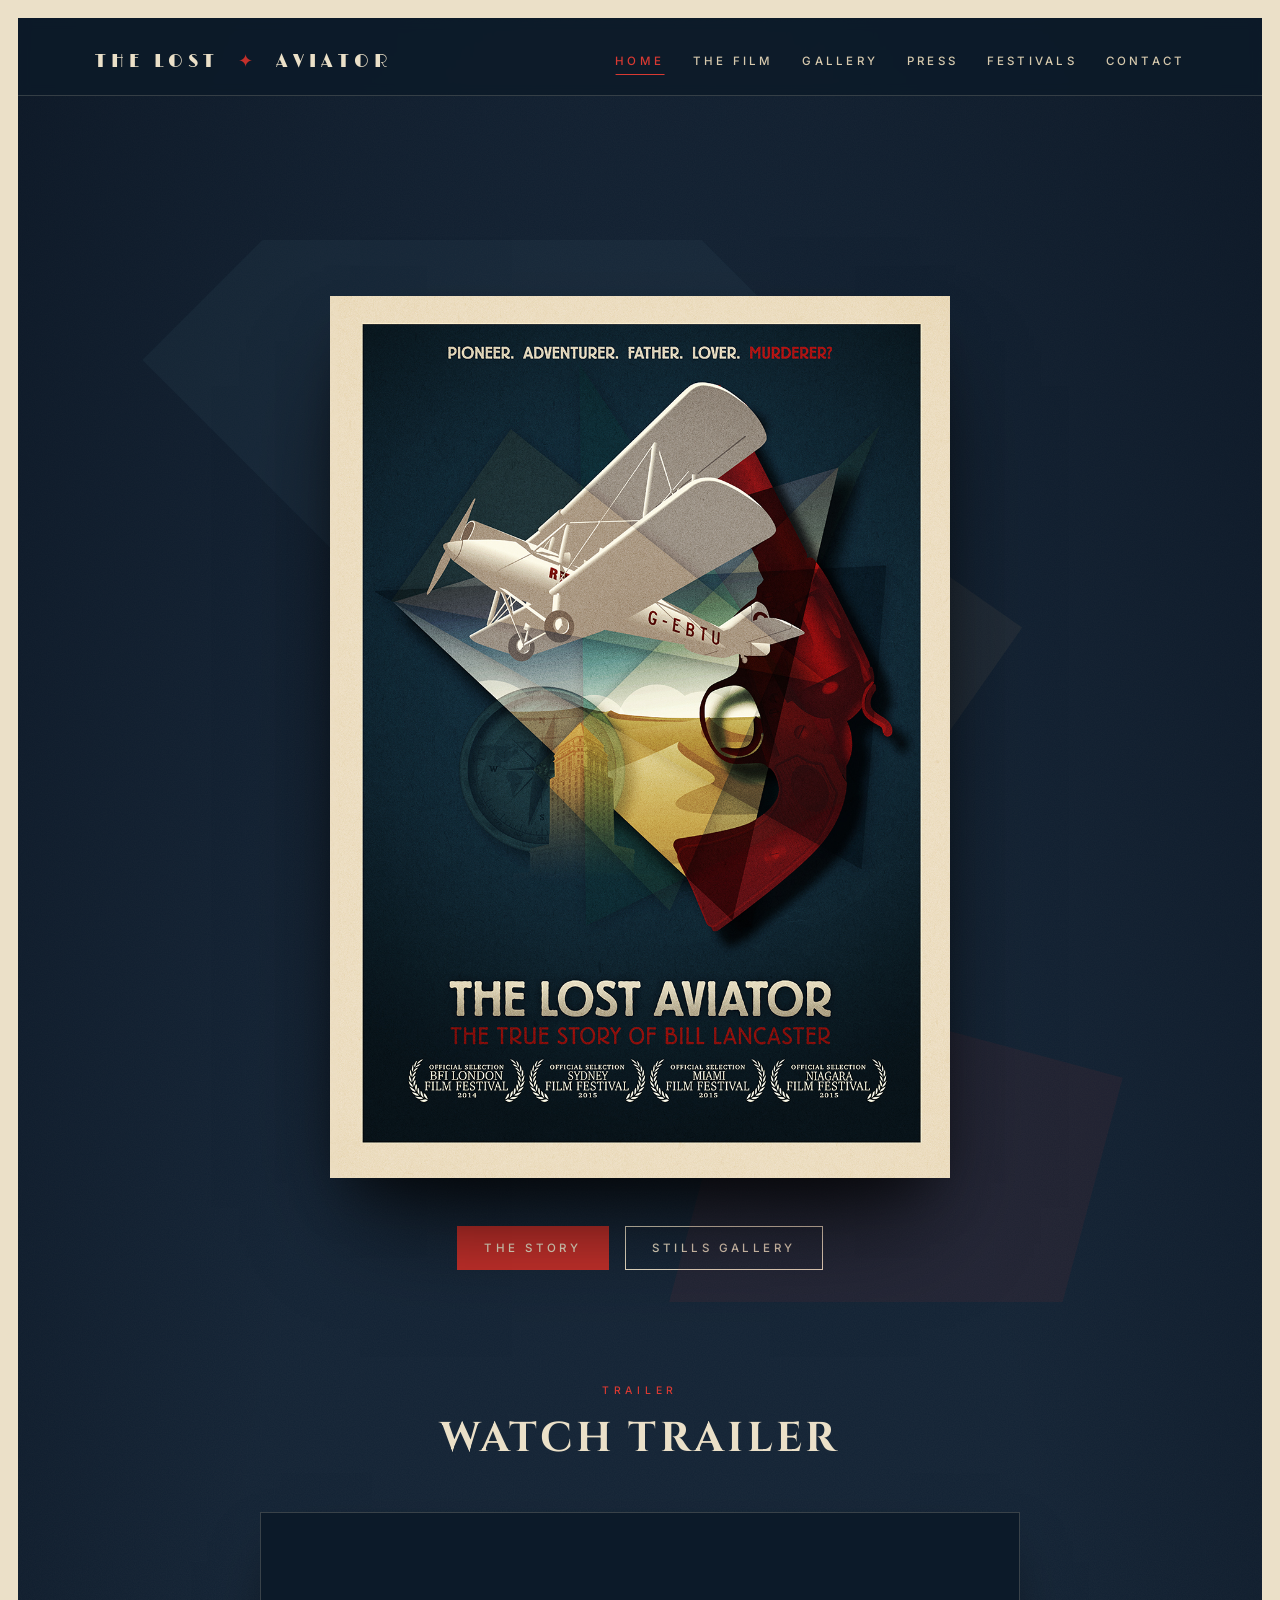
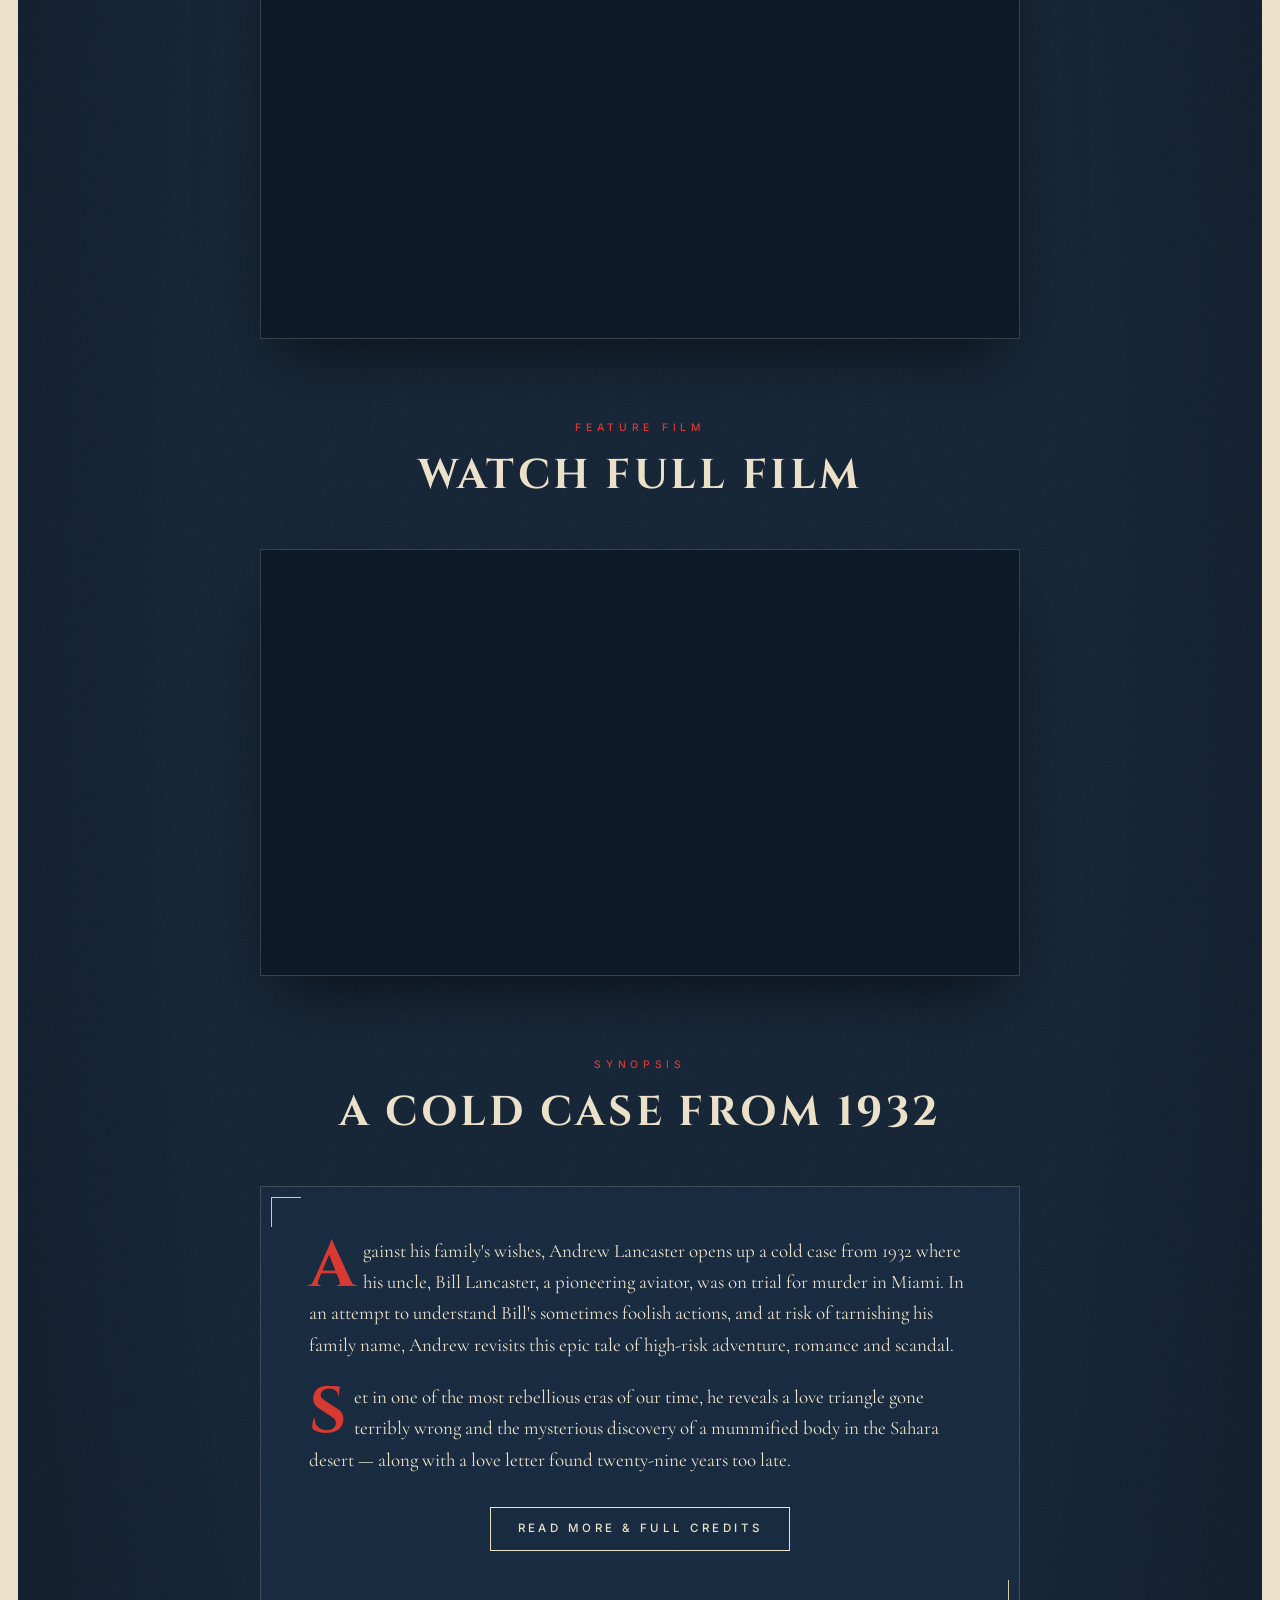
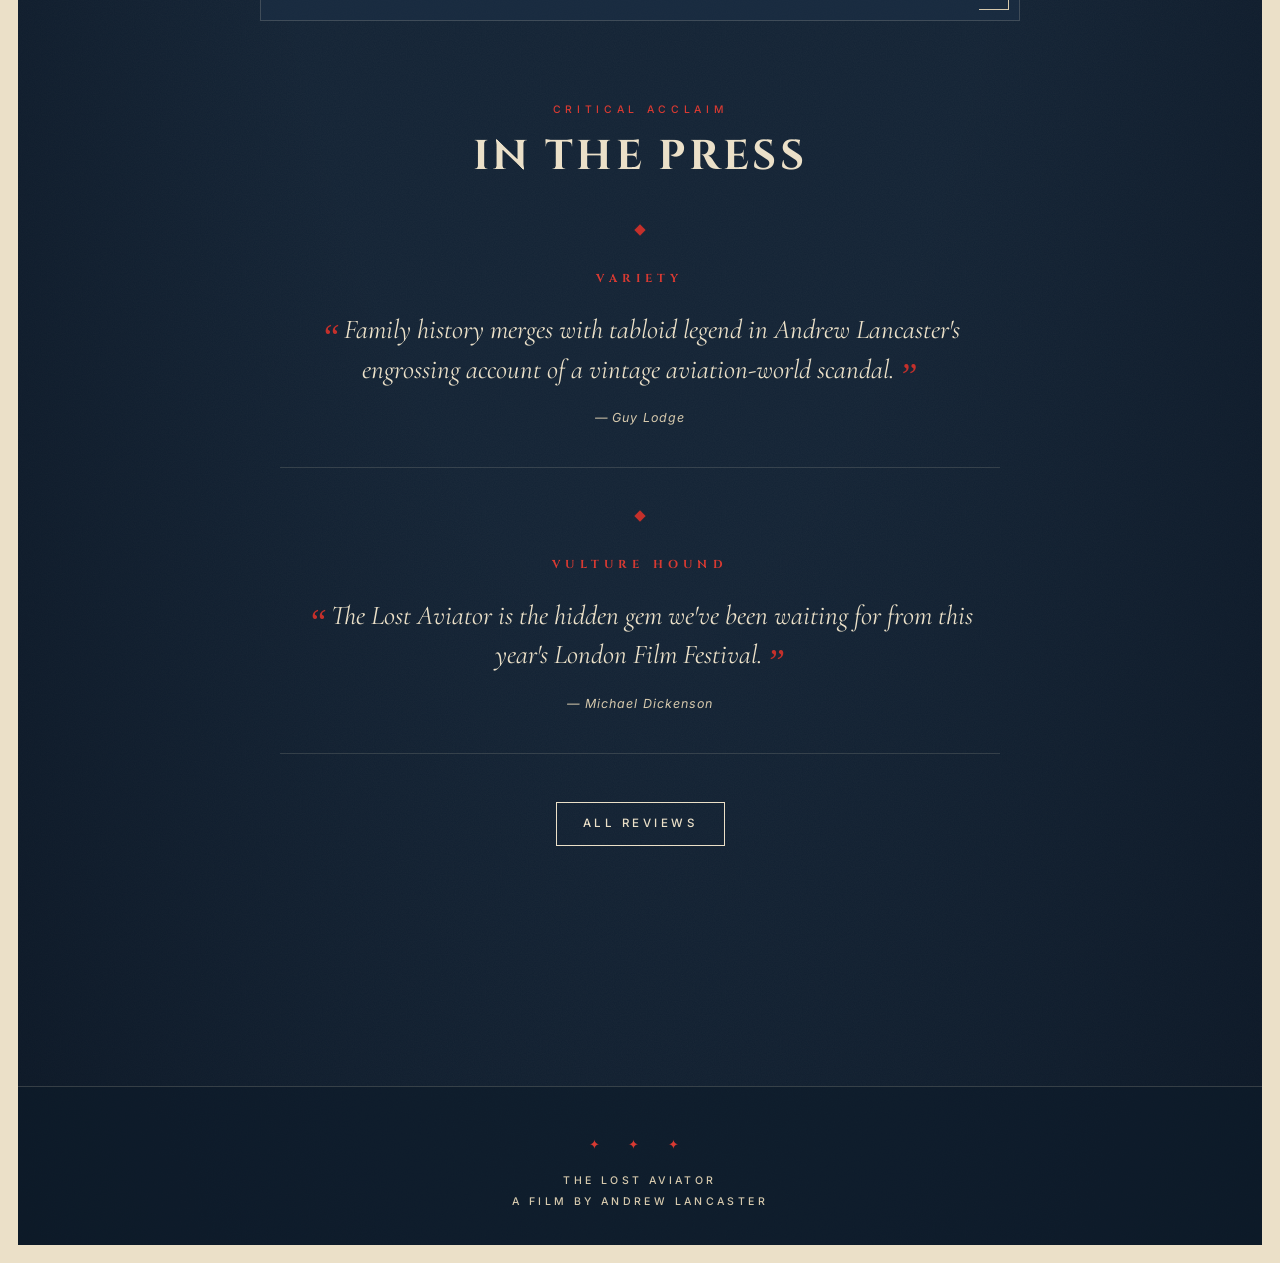
<file: index.html>
<!DOCTYPE html>
<html lang="en">
<head>
<meta charset="UTF-8">
<meta name="viewport" content="width=device-width, initial-scale=1">
<title>The Lost Aviator — A film by Andrew Lancaster</title>
<meta name="description" content="The Lost Aviator — Andrew Lancaster opens up a cold case from 1932 where his uncle, pioneering aviator Bill Lancaster, was on trial for murder in Miami.">
<meta property="og:title" content="The Lost Aviator">
<meta property="og:description" content="A documentary by Andrew Lancaster — love, scandal and a vanishing in the Sahara.">
<meta property="og:type" content="video.movie">
<link rel="stylesheet" href="assets/css/style.css">
</head>
<body>
<div class="page-frame">

<header class="site-header">
  <div class="inner">
    <a href="index.html" class="brand">The Lost <span class="ornament">✦</span> Aviator</a>
    <nav class="primary">
      <a href="index.html" class="active">Home</a>
      <a href="about.html">The Film</a>
      <a href="gallery.html">Gallery</a>
      <a href="press.html">Press</a>
      <a href="festivals.html">Festivals</a>
      <a href="contact.html">Contact</a>
    </nav>
  </div>
</header>

<main>

  <section class="hero">
    <div class="deco-layer">
      <span class="shape t1"></span>
      <span class="shape t2"></span>
      <span class="shape t3"></span>
    </div>

    <div class="hero-art poster-only">
      <img src="assets/images/TheLostAviator_poster.jpg"
           alt="The Lost Aviator — Pioneer. Adventurer. Father. Lover. Murderer? The True Story of Bill Lancaster.">
    </div>

    <div class="cta-group">
      <a href="about.html" class="cta primary">The Story</a>
      <a href="gallery.html" class="cta">Stills Gallery</a>
    </div>
  </section>

  <section>
    <div class="section-title">
      <span class="eyebrow">Trailer</span>
      <h2>Watch Trailer</h2>
    </div>
    <div class="narrow">
      <div class="video-frame">
        <iframe src="https://player.vimeo.com/video/42719324?h=f510fb03a9&amp;title=0&amp;byline=0&amp;portrait=0"
                title="The Lost Aviator — Official Trailer"
                allow="autoplay; fullscreen; picture-in-picture"
                allowfullscreen></iframe>
      </div>
    </div>
  </section>

  <section>
    <div class="section-title">
      <span class="eyebrow">Feature Film</span>
      <h2>Watch Full Film</h2>
    </div>
    <div class="narrow">
      <div class="video-frame">
        <iframe src="https://player.vimeo.com/video/96870957?h=570d21cebe&amp;title=0&amp;byline=0&amp;portrait=0"
                title="The Lost Aviator — Feature Film"
                allow="autoplay; fullscreen; picture-in-picture"
                allowfullscreen></iframe>
      </div>
    </div>
  </section>

  <section>
    <div class="section-title">
      <span class="eyebrow">Synopsis</span>
      <h2>A cold case from 1932</h2>
    </div>
    <div class="synopsis">
      <p>Against his family's wishes, Andrew Lancaster opens up a cold case from 1932 where his uncle, Bill Lancaster, a pioneering aviator, was on trial for murder in Miami. In an attempt to understand Bill's sometimes foolish actions, and at risk of tarnishing his family name, Andrew revisits this epic tale of high‑risk adventure, romance and scandal.</p>
      <p>Set in one of the most rebellious eras of our time, he reveals a love triangle gone terribly wrong and the mysterious discovery of a mummified body in the Sahara desert &mdash; along with a love letter found twenty‑nine years too late.</p>
      <p class="center" style="margin-top: 2rem;"><a href="about.html" class="cta">Read More &amp; Full Credits</a></p>
    </div>
  </section>

  <section>
    <div class="section-title">
      <span class="eyebrow">Critical Acclaim</span>
      <h2>In The Press</h2>
    </div>
    <div class="quote">
      <div class="pub">Variety</div>
      <blockquote>Family history merges with tabloid legend in Andrew Lancaster's engrossing account of a vintage aviation‑world scandal.</blockquote>
      <div class="reviewer">— Guy Lodge</div>
    </div>
    <div class="quote">
      <div class="pub">Vulture Hound</div>
      <blockquote>The Lost Aviator is the hidden gem we've been waiting for from this year's London Film Festival.</blockquote>
      <div class="reviewer">— Michael Dickenson</div>
    </div>
    <p class="center" style="margin-top: 2rem;"><a href="press.html" class="cta">All Reviews</a></p>
  </section>

</main>

<footer class="site-footer">
  <div class="ornament-row">✦ ✦ ✦</div>
  <p>The Lost Aviator</p>
  <p>A film by Andrew Lancaster</p>
</footer>

</div>
</body>
</html>
</file>
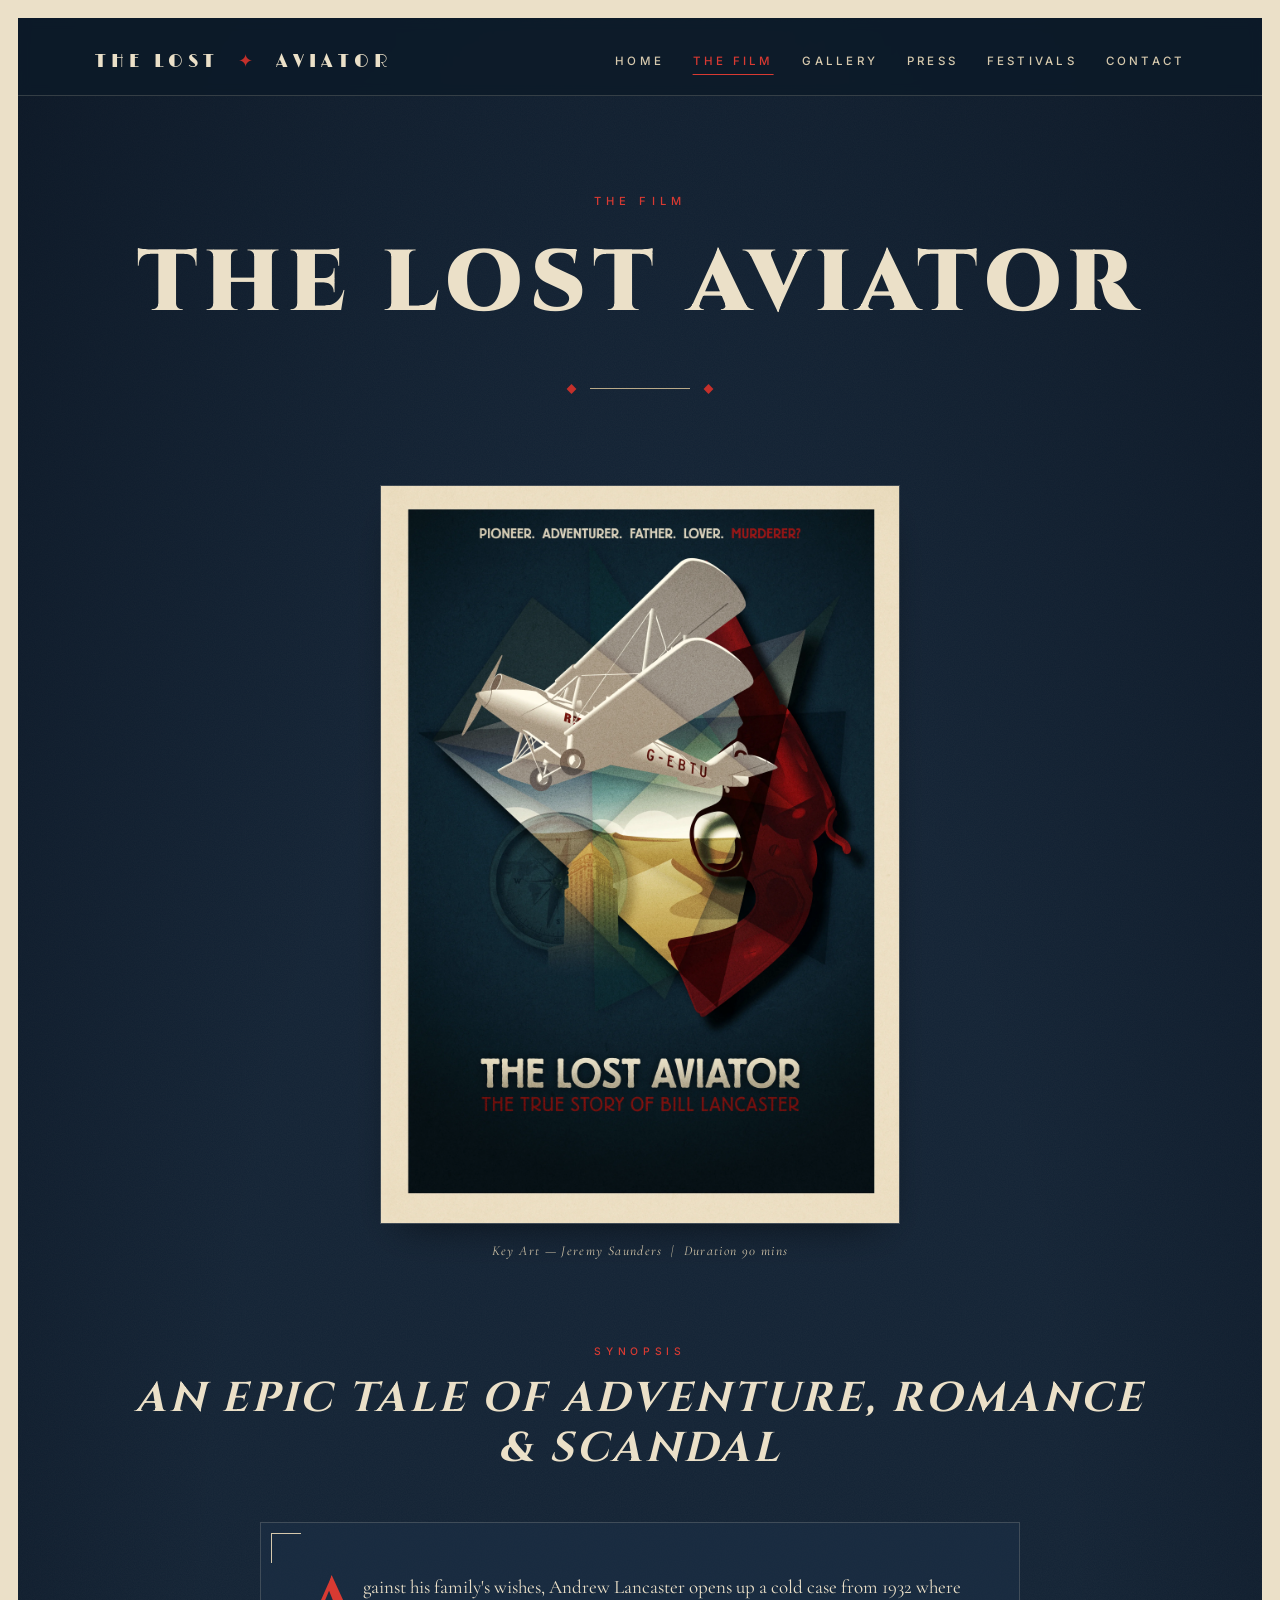
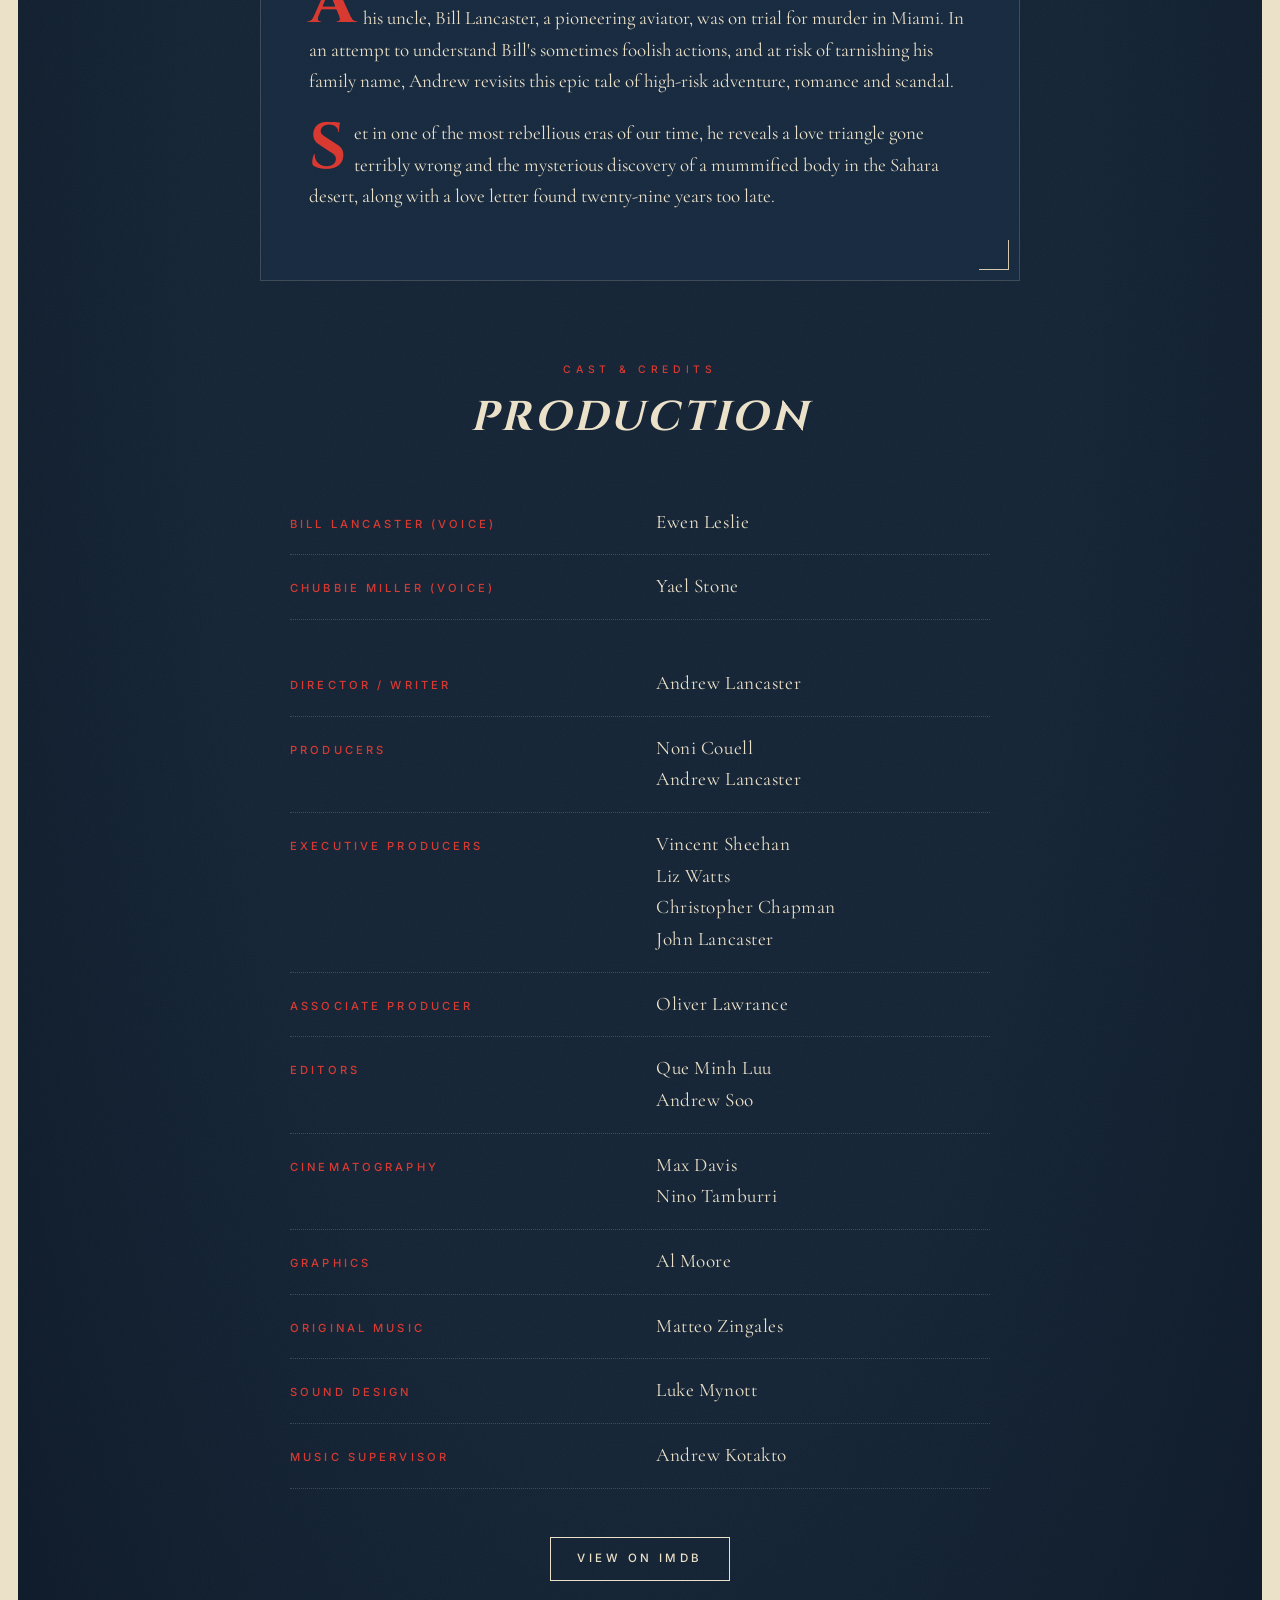
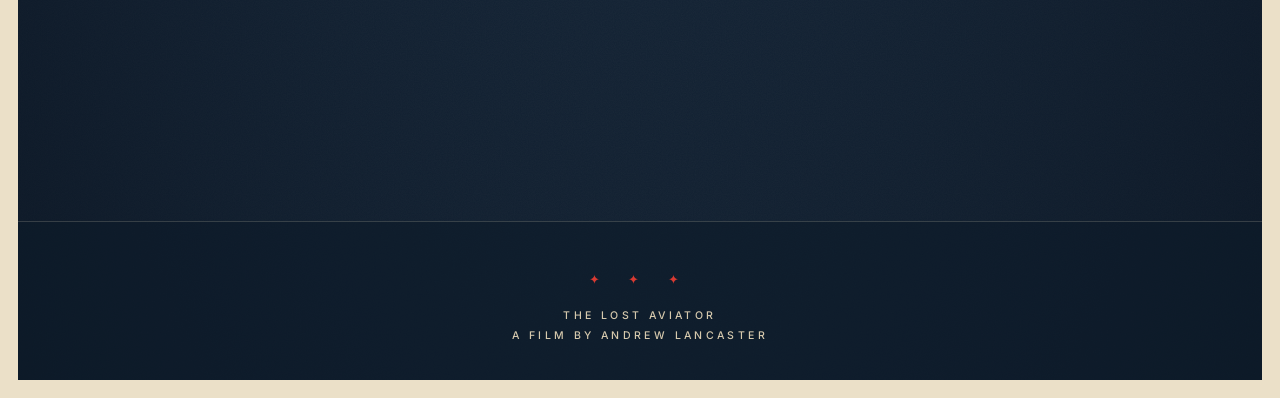
<file: about.html>
<!DOCTYPE html>
<html lang="en">
<head>
<meta charset="UTF-8">
<meta name="viewport" content="width=device-width, initial-scale=1">
<title>The Film — The Lost Aviator</title>
<meta name="description" content="Synopsis and full credits for The Lost Aviator, directed by Andrew Lancaster.">
<link rel="stylesheet" href="assets/css/style.css">
</head>
<body>
<div class="page-frame">

<header class="site-header">
  <div class="inner">
    <a href="index.html" class="brand">The Lost <span class="ornament">✦</span> Aviator</a>
    <nav class="primary">
      <a href="index.html">Home</a>
      <a href="about.html" class="active">The Film</a>
      <a href="gallery.html">Gallery</a>
      <a href="press.html">Press</a>
      <a href="festivals.html">Festivals</a>
      <a href="contact.html">Contact</a>
    </nav>
  </div>
</header>

<main>

  <div class="page-title">
    <span class="eyebrow">The Film</span>
    <h1>The Lost Aviator</h1>
    <span class="rule"></span>
  </div>

  <section style="margin-top: 0;">
    <div class="narrow" style="text-align: center;">
      <img class="vintage-img" src="assets/images/key-art-andrew.jpg" alt="The Lost Aviator key art by Jeremy Saunders" style="max-width: 520px; margin: 0 auto 1rem;">
      <p class="italic" style="font-size: 0.85rem; color: var(--cream-soft); letter-spacing: 0.1em;">
        Key Art &mdash; Jeremy Saunders &nbsp;|&nbsp; Duration 90 mins
      </p>
    </div>
  </section>

  <section>
    <div class="section-title">
      <span class="eyebrow">Synopsis</span>
      <h2 class="italic">An epic tale of adventure, romance &amp; scandal</h2>
    </div>
    <div class="synopsis">
      <p>Against his family's wishes, Andrew Lancaster opens up a cold case from 1932 where his uncle, Bill Lancaster, a pioneering aviator, was on trial for murder in Miami. In an attempt to understand Bill's sometimes foolish actions, and at risk of tarnishing his family name, Andrew revisits this epic tale of high‑risk adventure, romance and scandal.</p>
      <p>Set in one of the most rebellious eras of our time, he reveals a love triangle gone terribly wrong and the mysterious discovery of a mummified body in the Sahara desert, along with a love letter found twenty‑nine years too late.</p>
    </div>
  </section>

  <section>
    <div class="section-title">
      <span class="eyebrow">Cast &amp; Credits</span>
      <h2 class="italic">Production</h2>
    </div>

    <div class="credits">

      <div class="credit-row">
        <div class="role">Bill Lancaster (Voice)</div>
        <div class="name">Ewen Leslie</div>
      </div>
      <div class="credit-row">
        <div class="role">Chubbie Miller (Voice)</div>
        <div class="name">Yael Stone</div>
      </div>

      <div style="height: 2rem;"></div>

      <div class="credit-row">
        <div class="role">Director / Writer</div>
        <div class="name">Andrew Lancaster</div>
      </div>
      <div class="credit-row">
        <div class="role">Producers</div>
        <div class="name">Noni Couell<br>Andrew Lancaster</div>
      </div>
      <div class="credit-row">
        <div class="role">Executive Producers</div>
        <div class="name">Vincent Sheehan<br>Liz Watts<br>Christopher Chapman<br>John Lancaster</div>
      </div>
      <div class="credit-row">
        <div class="role">Associate Producer</div>
        <div class="name">Oliver Lawrance</div>
      </div>
      <div class="credit-row">
        <div class="role">Editors</div>
        <div class="name">Que Minh Luu<br>Andrew Soo</div>
      </div>
      <div class="credit-row">
        <div class="role">Cinematography</div>
        <div class="name">Max Davis<br>Nino Tamburri</div>
      </div>
      <div class="credit-row">
        <div class="role">Graphics</div>
        <div class="name">Al Moore</div>
      </div>
      <div class="credit-row">
        <div class="role">Original Music</div>
        <div class="name">Matteo Zingales</div>
      </div>
      <div class="credit-row">
        <div class="role">Sound Design</div>
        <div class="name">Luke Mynott</div>
      </div>
      <div class="credit-row">
        <div class="role">Music Supervisor</div>
        <div class="name">Andrew Kotakto</div>
      </div>
    </div>

    <p class="center" style="margin-top: 3rem;">
      <a href="http://www.imdb.com/title/tt3614966/" class="cta" target="_blank" rel="noopener">View on IMDB</a>
    </p>
  </section>

</main>

<footer class="site-footer">
  <div class="ornament-row">✦ ✦ ✦</div>
  <p>The Lost Aviator</p>
  <p>A film by Andrew Lancaster</p>
</footer>

</div>
</body>
</html>
</file>
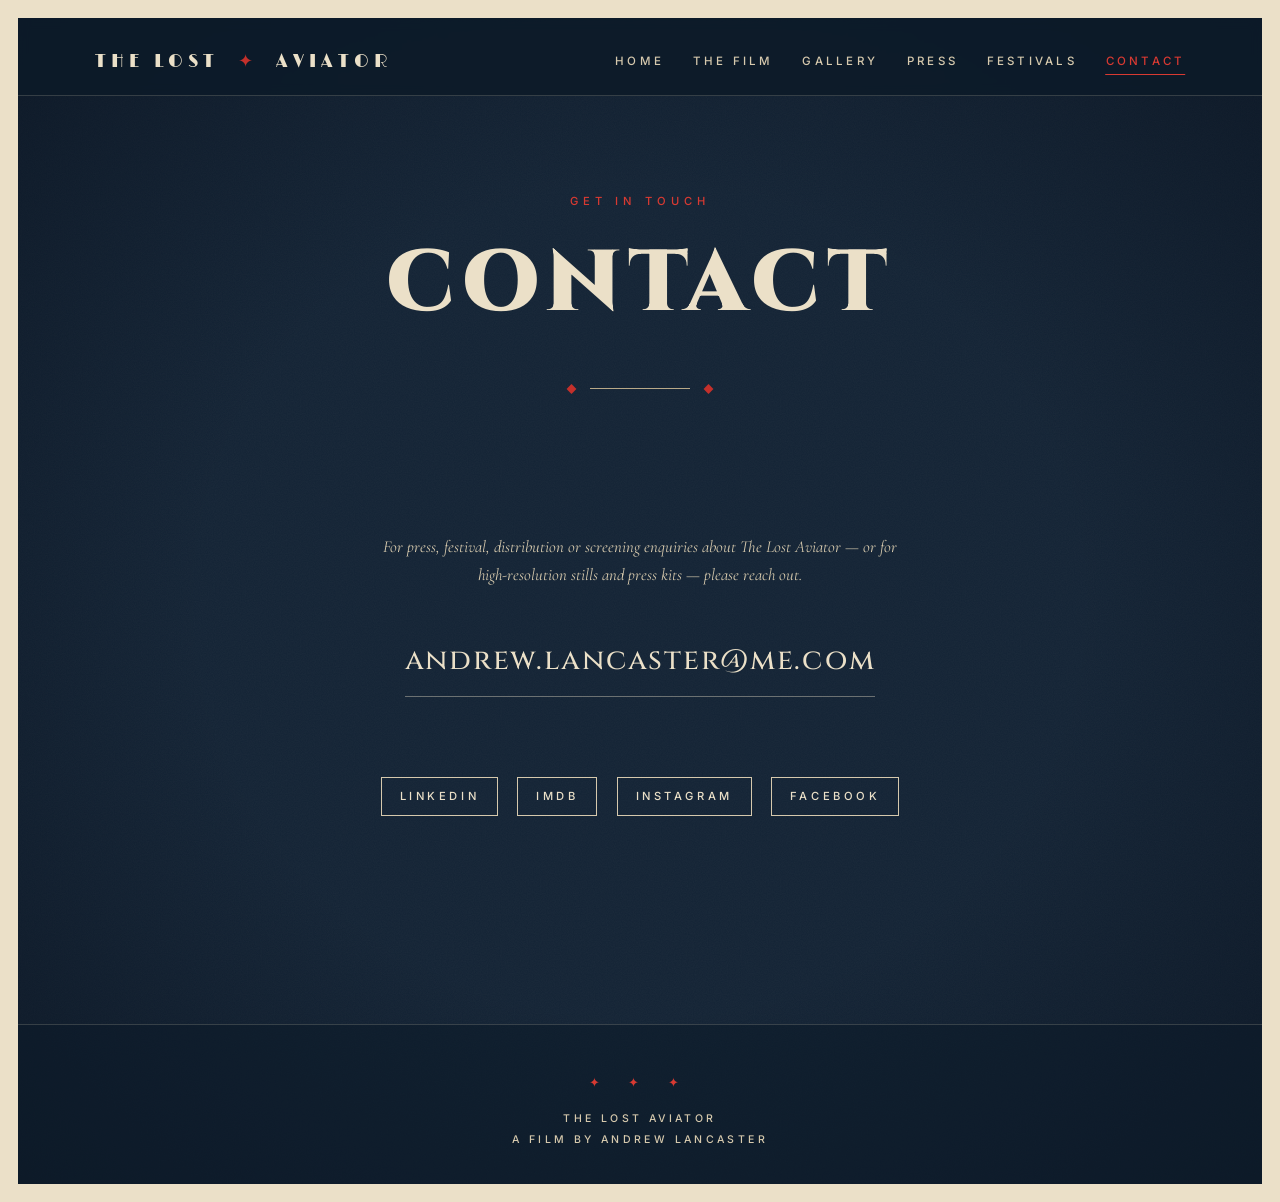
<file: contact.html>
<!DOCTYPE html>
<html lang="en">
<head>
<meta charset="UTF-8">
<meta name="viewport" content="width=device-width, initial-scale=1">
<title>Contact — The Lost Aviator</title>
<meta name="description" content="Contact Andrew Lancaster about The Lost Aviator.">
<link rel="stylesheet" href="assets/css/style.css">
</head>
<body>
<div class="page-frame">

<header class="site-header">
  <div class="inner">
    <a href="index.html" class="brand">The Lost <span class="ornament">✦</span> Aviator</a>
    <nav class="primary">
      <a href="index.html">Home</a>
      <a href="about.html">The Film</a>
      <a href="gallery.html">Gallery</a>
      <a href="press.html">Press</a>
      <a href="festivals.html">Festivals</a>
      <a href="contact.html" class="active">Contact</a>
    </nav>
  </div>
</header>

<main>

  <div class="page-title">
    <span class="eyebrow">Get in touch</span>
    <h1>Contact</h1>
    <span class="rule"></span>
  </div>

  <div class="contact-block">

    <p class="italic" style="max-width: 540px; margin: 0 auto 2rem; color: var(--cream-soft); font-size: 1.05rem;">
      For press, festival, distribution or screening enquiries about <em>The Lost Aviator</em> &mdash; or for high‑resolution stills and press kits &mdash; please reach out.
    </p>

    <a href="mailto:andrew.lancaster@me.com" class="email">andrew.lancaster@me.com</a>

    <div class="socials">
      <a href="https://www.linkedin.com/in/andrewlancasterdirector" target="_blank" rel="noopener">LinkedIn</a>
      <a href="http://www.imdb.com/name/nm0484108/" target="_blank" rel="noopener">IMDB</a>
      <a href="https://www.instagram.com/andrewlancaster/" target="_blank" rel="noopener">Instagram</a>
      <a href="https://www.facebook.com/thelostaviator/" target="_blank" rel="noopener">Facebook</a>
    </div>

  </div>

</main>

<footer class="site-footer">
  <div class="ornament-row">✦ ✦ ✦</div>
  <p>The Lost Aviator</p>
  <p>A film by Andrew Lancaster</p>
</footer>

</div>
</body>
</html>
</file>
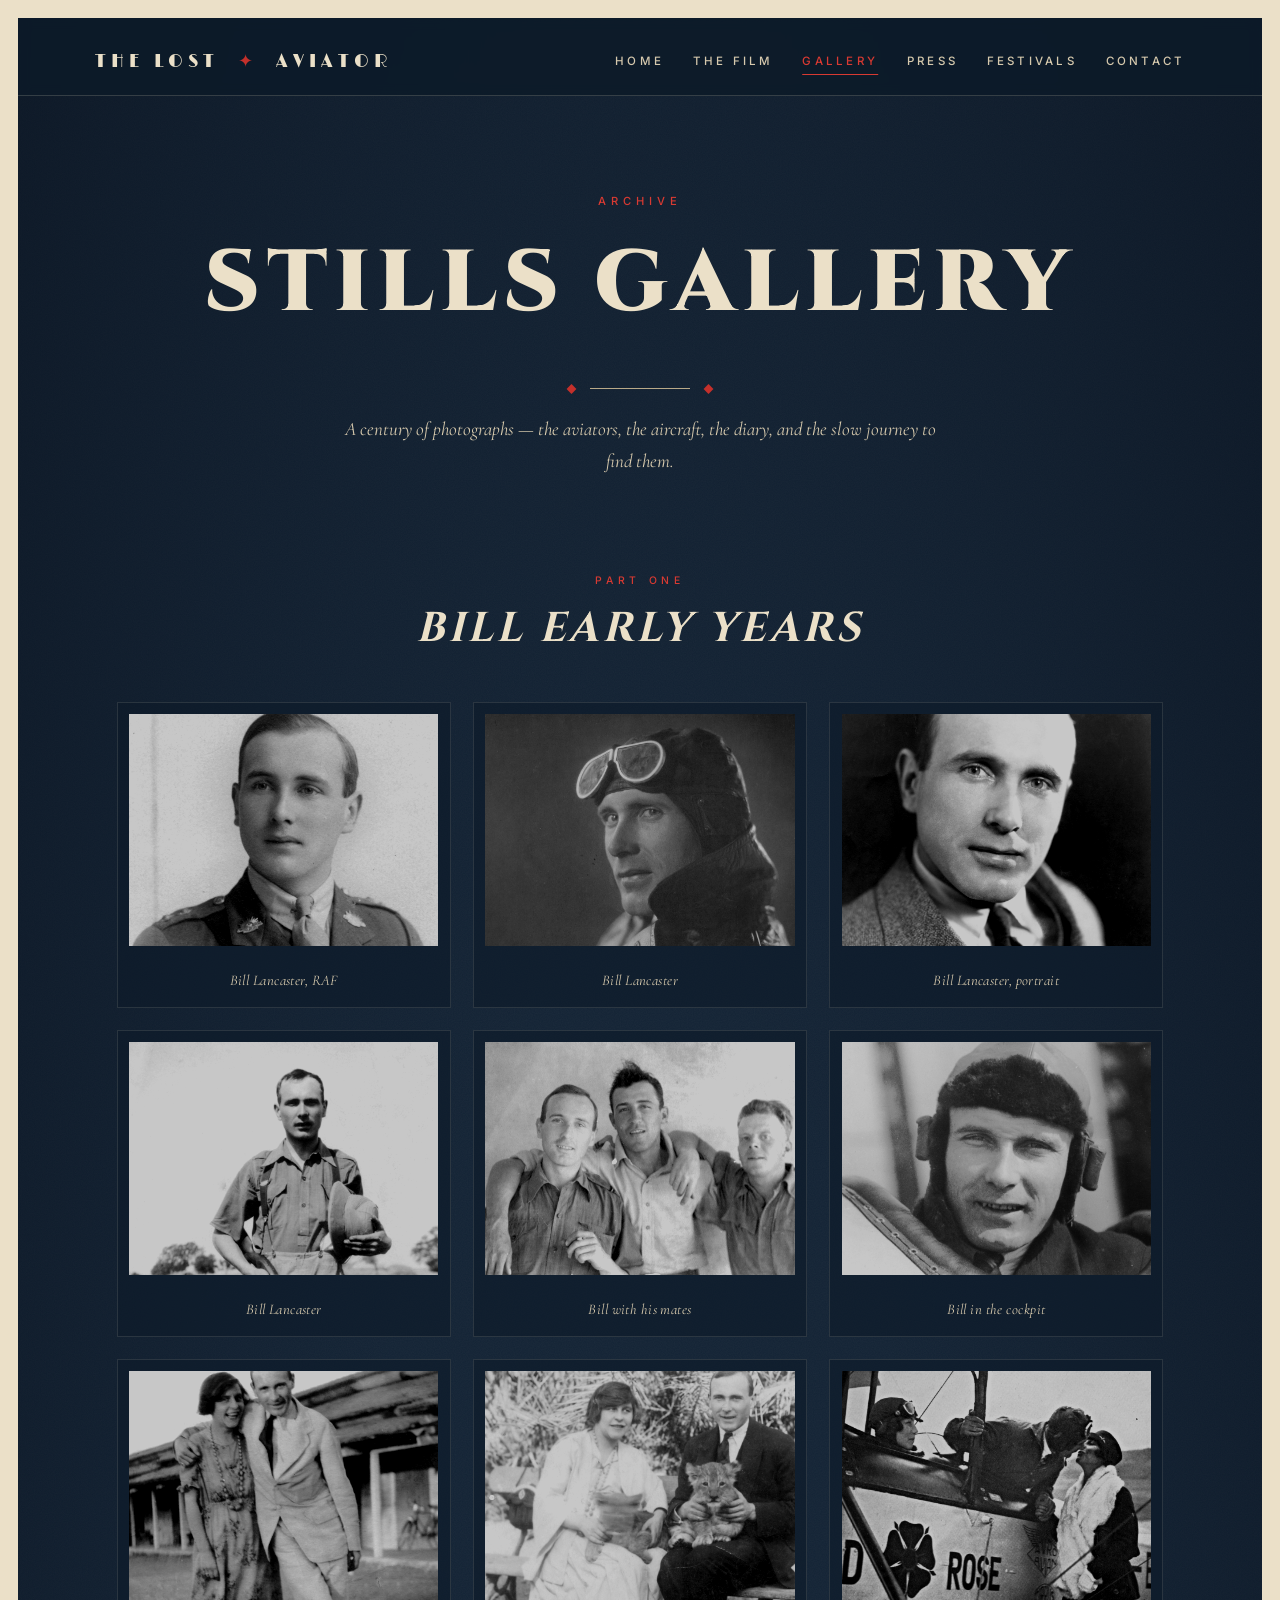
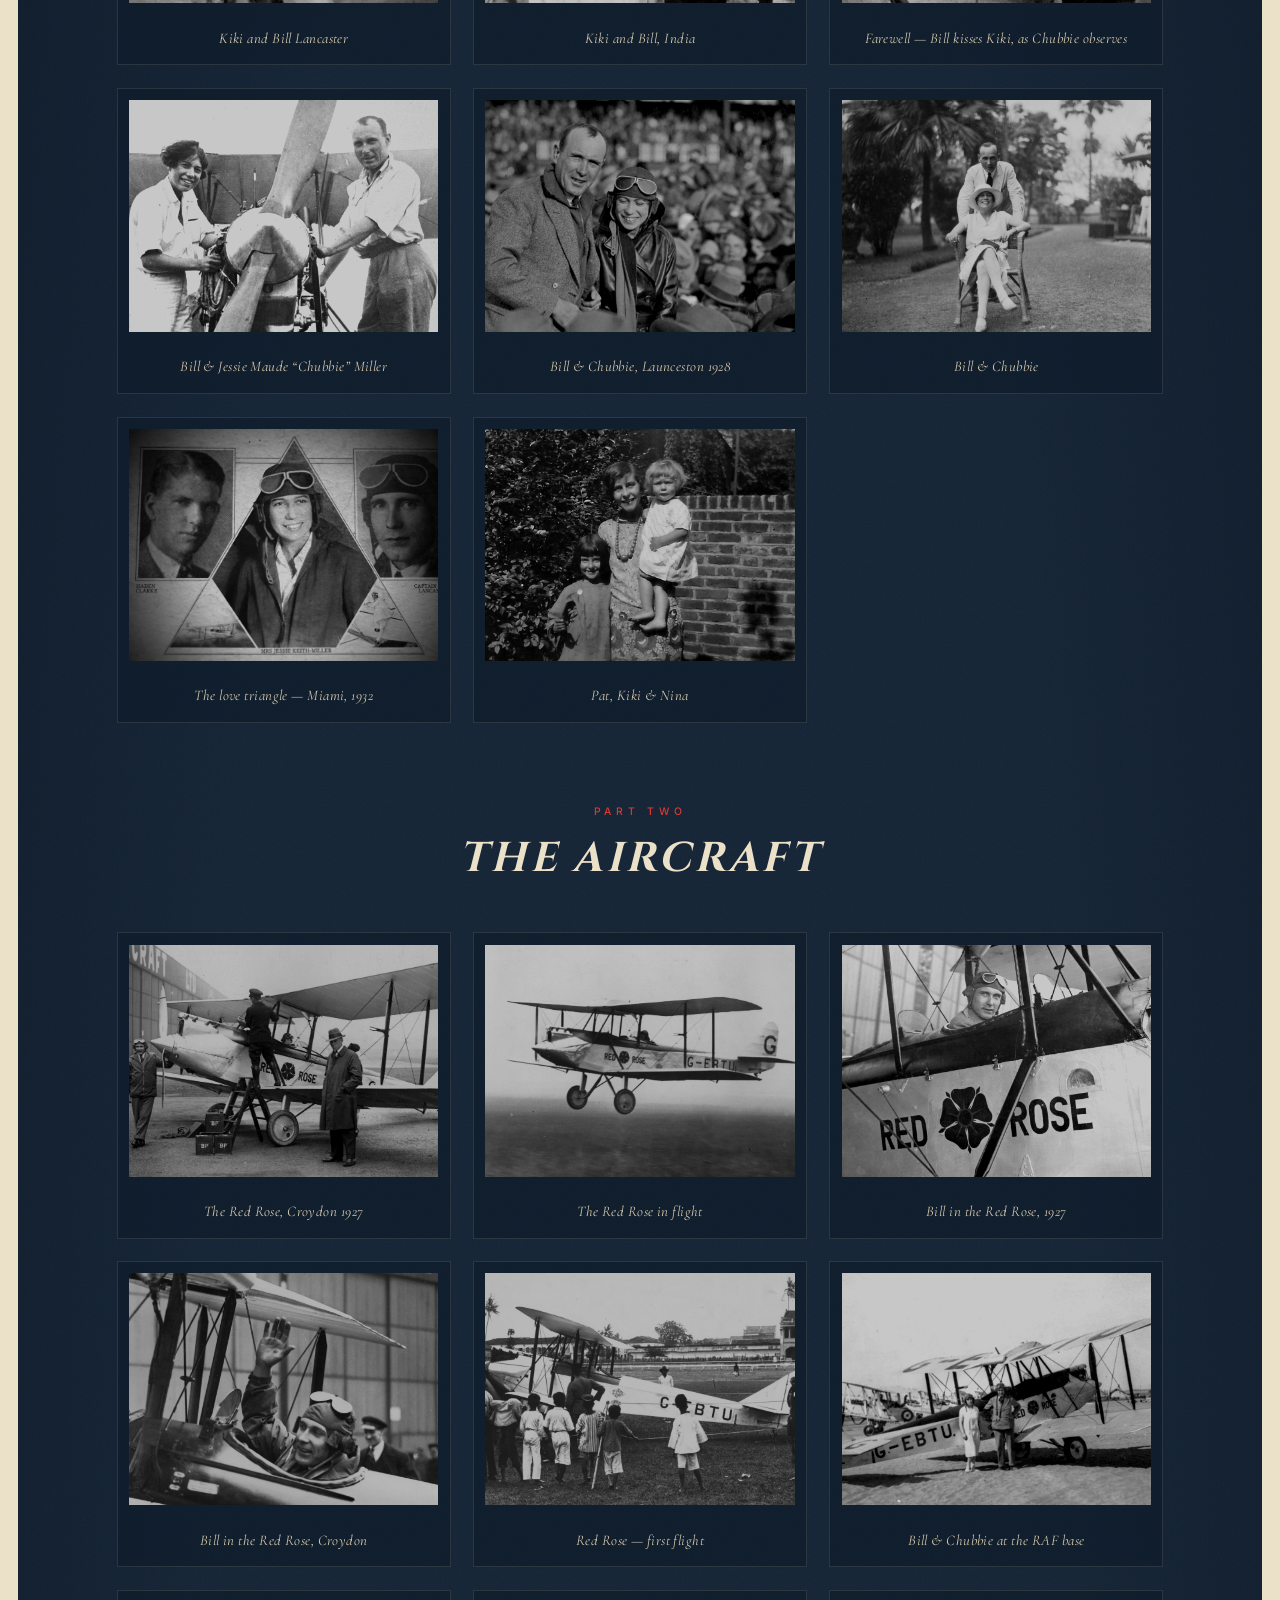
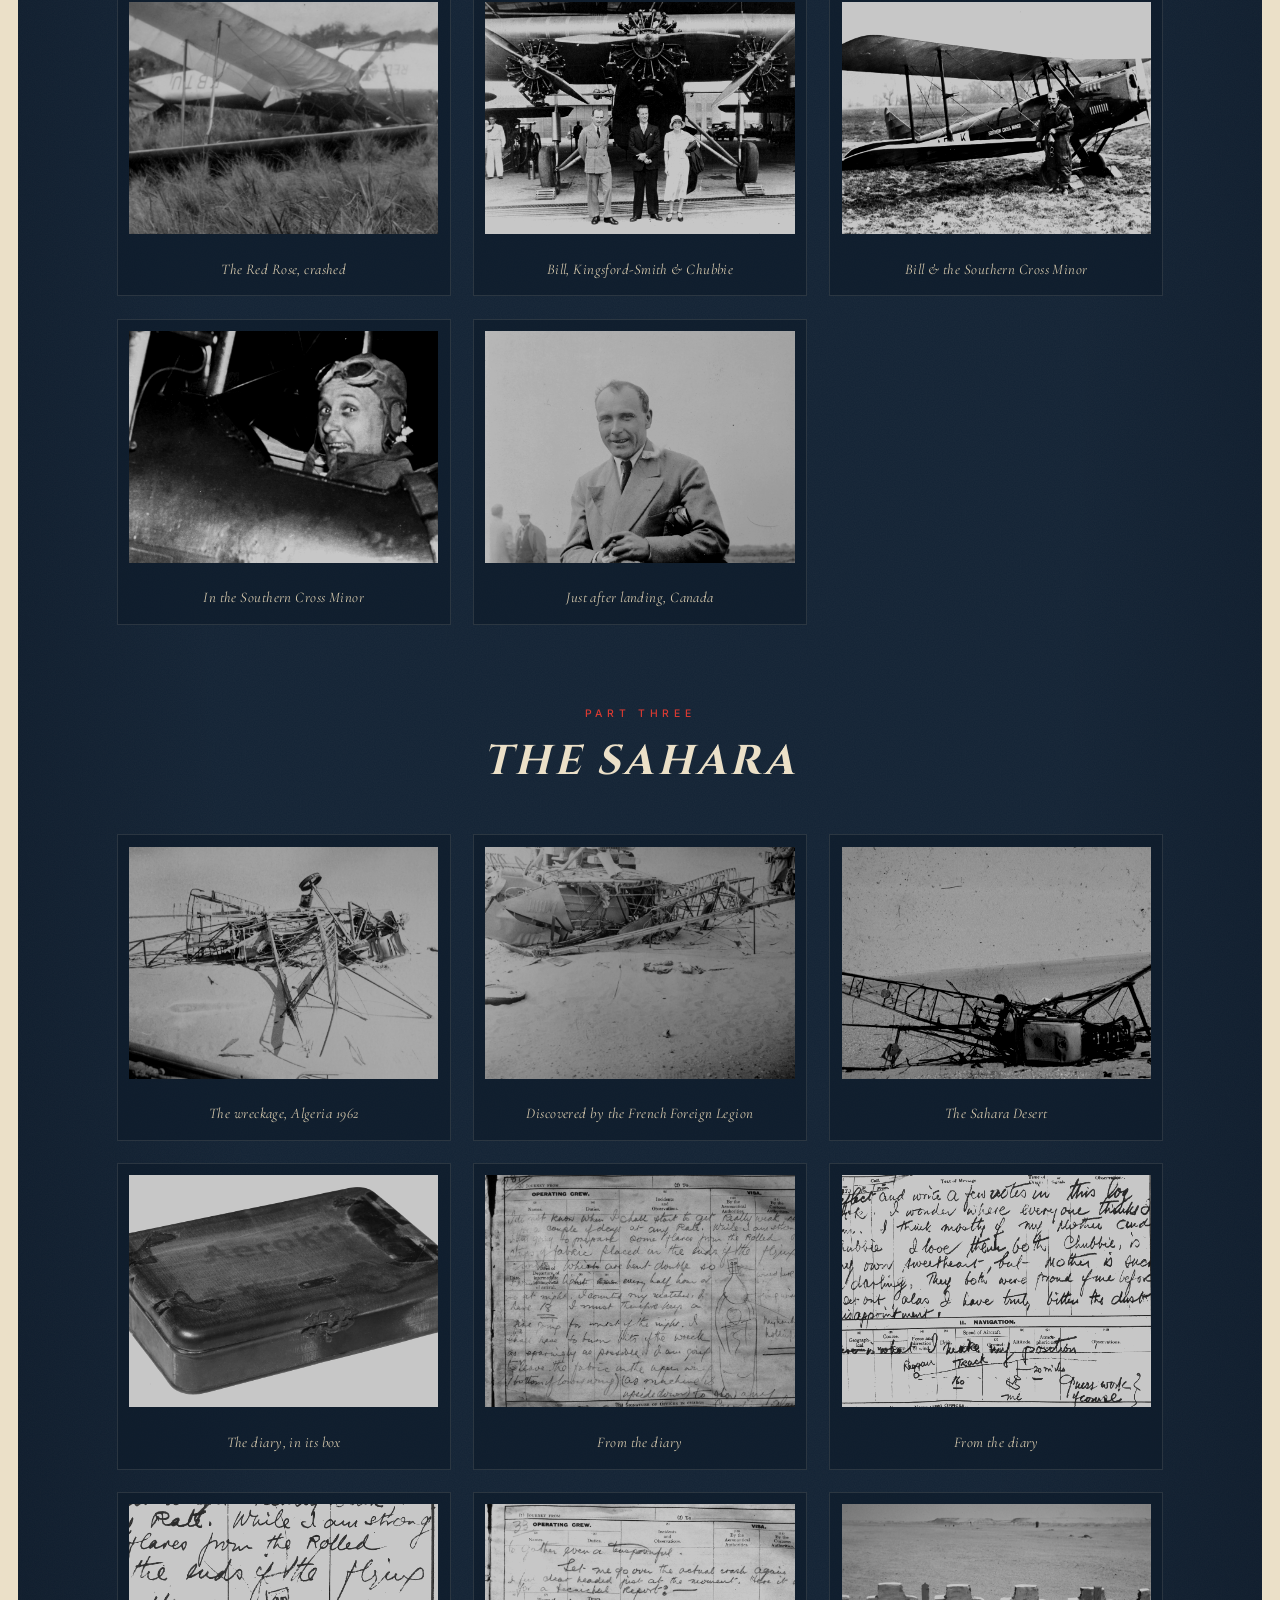
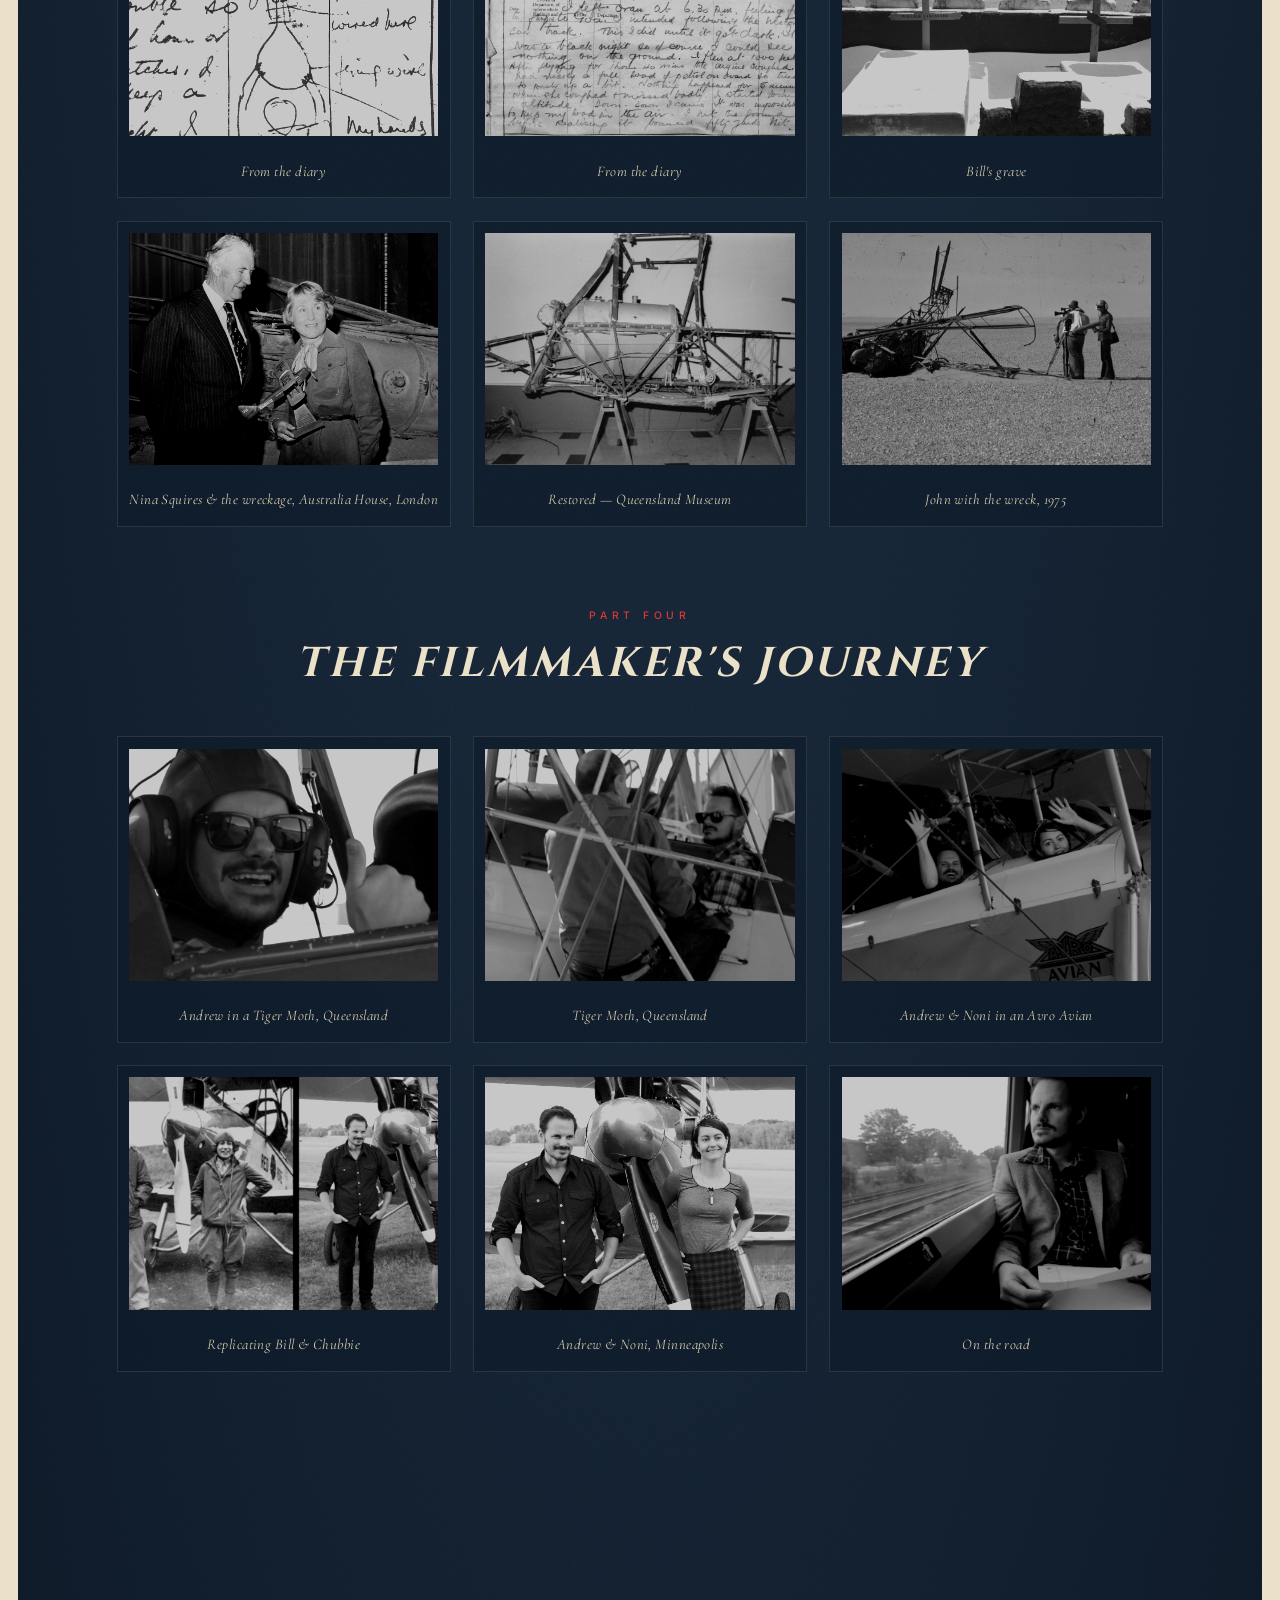
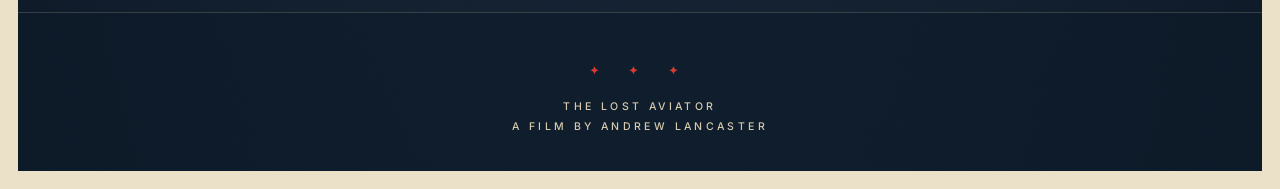
<file: gallery.html>
<!DOCTYPE html>
<html lang="en">
<head>
<meta charset="UTF-8">
<meta name="viewport" content="width=device-width, initial-scale=1">
<title>Stills Gallery — The Lost Aviator</title>
<meta name="description" content="Archival stills from The Lost Aviator — Bill Lancaster, Chubbie Miller, the Red Rose, the Southern Cross Minor.">
<link rel="stylesheet" href="assets/css/style.css">
</head>
<body>
<div class="page-frame">

<header class="site-header">
  <div class="inner">
    <a href="index.html" class="brand">The Lost <span class="ornament">✦</span> Aviator</a>
    <nav class="primary">
      <a href="index.html">Home</a>
      <a href="about.html">The Film</a>
      <a href="gallery.html" class="active">Gallery</a>
      <a href="press.html">Press</a>
      <a href="festivals.html">Festivals</a>
      <a href="contact.html">Contact</a>
    </nav>
  </div>
</header>

<main>

  <div class="page-title">
    <span class="eyebrow">Archive</span>
    <h1>Stills Gallery</h1>
    <span class="rule"></span>
    <p class="italic" style="max-width: 600px; margin: 1.5rem auto 0; color: var(--cream-soft);">
      A century of photographs &mdash; the aviators, the aircraft, the diary, and the slow journey to find them.
    </p>
  </div>

  <section style="margin-top: 0;">
    <div class="section-title">
      <span class="eyebrow">Part One</span>
      <h2 class="italic">Bill early years</h2>
    </div>

    <div class="gallery">

      <figure>
        <div class="thumb"><img src="assets/images/Bill_Lancaster_RAF.jpg" alt="Bill Lancaster, RAF"></div>
        <figcaption>Bill Lancaster, RAF</figcaption>
      </figure>

      <figure>
        <div class="thumb"><img src="assets/images/Bill_Lancaster_-2.jpg" alt="Bill Lancaster"></div>
        <figcaption>Bill Lancaster</figcaption>
      </figure>

      <figure>
        <div class="thumb"><img src="assets/images/Bil_Lancaster.jpg" alt="Bill Lancaster portrait"></div>
        <figcaption>Bill Lancaster, portrait</figcaption>
      </figure>

      <figure>
        <div class="thumb"><img src="assets/images/Bill_Lancaster_-3.jpg" alt="Bill Lancaster" style="object-position: 50% 0%;"></div>
        <figcaption>Bill Lancaster</figcaption>
      </figure>

      <figure>
        <div class="thumb"><img src="assets/images/Bill_Lancaster_with_Mates.jpg" alt="Bill Lancaster with his mates"></div>
        <figcaption>Bill with his mates</figcaption>
      </figure>

      <figure>
        <div class="thumb"><img src="assets/images/Bill_in_Cockpit.jpg" alt="Bill Lancaster in the cockpit"></div>
        <figcaption>Bill in the cockpit</figcaption>
      </figure>

      <figure>
        <div class="thumb"><img src="assets/images/Kiki_and_Bill_Lancaster.jpg" alt="Kiki and Bill Lancaster"></div>
        <figcaption>Kiki and Bill Lancaster</figcaption>
      </figure>

      <figure>
        <div class="thumb"><img src="assets/images/Kiki_and_Bill_Lancaster_India.jpg" alt="Kiki and Bill Lancaster in India"></div>
        <figcaption>Kiki and Bill, India</figcaption>
      </figure>

      <figure>
        <div class="thumb"><img src="assets/images/Bill_lancaster_Farewell_Bill_Kisses_his_Wife_Kiki_Lancaster.__Chubbie_observes.jpg" alt="Bill kisses Kiki farewell as Chubbie observes"></div>
        <figcaption>Farewell — Bill kisses Kiki, as Chubbie observes</figcaption>
      </figure>

      <figure>
        <div class="thumb"><img src="assets/images/Bill_Lancaster_and_Jessie_Maude_Chubbie_Miller.jpg" alt="Bill Lancaster and Jessie Maude 'Chubbie' Miller"></div>
        <figcaption>Bill &amp; Jessie Maude “Chubbie” Miller</figcaption>
      </figure>

      <figure>
        <div class="thumb"><img src="assets/images/Bill_Lancaster_and_Chubbie_Miller_Launceston_1928.jpg" alt="Bill Lancaster and Chubbie Miller, Launceston 1928"></div>
        <figcaption>Bill &amp; Chubbie, Launceston 1928</figcaption>
      </figure>

      <figure>
        <div class="thumb"><img src="assets/images/Bill_Lancaster_and_Chubbie_Miller.jpg" alt="Bill Lancaster and Chubbie Miller"></div>
        <figcaption>Bill &amp; Chubbie</figcaption>
      </figure>

      <figure>
        <div class="thumb"><img src="assets/images/The_Love_Triangle_Miami_1932.jpg" alt="The love triangle, Miami 1932"></div>
        <figcaption>The love triangle — Miami, 1932</figcaption>
      </figure>

      <figure>
        <div class="thumb"><img src="assets/images/Pat_Kiki._Nina.jpg" alt="Pat, Kiki and Nina"></div>
        <figcaption>Pat, Kiki &amp; Nina</figcaption>
      </figure>

    </div>
  </section>

  <section>
    <div class="section-title">
      <span class="eyebrow">Part Two</span>
      <h2 class="italic">The Aircraft</h2>
    </div>

    <div class="gallery">

      <figure>
        <div class="thumb"><img src="assets/images/Bill_Lancaster_with_Red_Rose_Chubbie_Miller_in_cock_pit_Croydon_1927.jpg" alt="Bill and Chubbie with the Red Rose, Croydon 1927"></div>
        <figcaption>The Red Rose, Croydon 1927</figcaption>
      </figure>

      <figure>
        <div class="thumb"><img src="assets/images/Red_Rose_Flying_Bill_Lancaster_Croydon_1927.jpg" alt="The Red Rose in flight, 1927" style="transform: scale(1.35);"></div>
        <figcaption>The Red Rose in flight</figcaption>
      </figure>

      <figure>
        <div class="thumb"><img src="assets/images/Bill_Lancaster_In_Red_Rose_1927.jpg" alt="Bill in the Red Rose, 1927"></div>
        <figcaption>Bill in the Red Rose, 1927</figcaption>
      </figure>

      <figure>
        <div class="thumb"><img src="assets/images/Bill_in_Red_Rose_Red_Rose_Croydon_1927.jpg" alt="Bill in the Red Rose, Croydon 1927"></div>
        <figcaption>Bill in the Red Rose, Croydon</figcaption>
      </figure>

      <figure>
        <div class="thumb"><img src="assets/images/Red_Rose_1st_Flight.jpg" alt="The Red Rose, first flight" style="transform: scale(1.35);"></div>
        <figcaption>Red Rose — first flight</figcaption>
      </figure>

      <figure>
        <div class="thumb"><img src="assets/images/RAF_Base_Bill_and_chubbie.jpg" alt="Bill and Chubbie at the RAF base"></div>
        <figcaption>Bill &amp; Chubbie at the RAF base</figcaption>
      </figure>

      <figure>
        <div class="thumb"><img src="assets/images/Red_Rose_Crash.jpg" alt="The Red Rose crash" style="transform: scale(1.35);"></div>
        <figcaption>The Red Rose, crashed</figcaption>
      </figure>

      <figure>
        <div class="thumb"><img src="assets/images/Bill_Lancaster_Charles_Kingsford-Smith_and_Jessie_Maude_Chubbie_Miller_in_front_of_Kingsford-Smiths_Southern_Cross.jpg" alt="Bill, Charles Kingsford-Smith and Chubbie in front of the Southern Cross"></div>
        <figcaption>Bill, Kingsford‑Smith &amp; Chubbie</figcaption>
      </figure>

      <figure>
        <div class="thumb"><img src="assets/images/Bill_Lancaster_next_to_his_Avro_Avian_Southern_Cross_Minor.jpg" alt="Bill Lancaster next to his Avro Avian 'Southern Cross Minor'"></div>
        <figcaption>Bill &amp; the Southern Cross Minor</figcaption>
      </figure>

      <figure>
        <div class="thumb"><img src="assets/images/Bill_Lancaster_in_the_Southern_Cross_Minor.jpg" alt="Bill Lancaster in the Southern Cross Minor"></div>
        <figcaption>In the Southern Cross Minor</figcaption>
      </figure>

      <figure>
        <div class="thumb"><img src="assets/images/Bill_just_after_landing_Canada.jpg" alt="Bill just after landing in Canada"></div>
        <figcaption>Just after landing, Canada</figcaption>
      </figure>

    </div>
  </section>

  <section>
    <div class="section-title">
      <span class="eyebrow">Part Three</span>
      <h2 class="italic">The Sahara</h2>
    </div>

    <div class="gallery">

      <figure>
        <div class="thumb"><img src="assets/images/Wreckage_of_Bill_Lancasters_Avro_Avian_Southern_Cross_Minor_after_discovery_by_a_patrol_of_the_Groupe_Saharien_Mixte_du_Tout_a_unit_of_the_French_Foreign_Legion_in_Algeria.jpg" alt="Wreckage of the Southern Cross Minor in Algeria"></div>
        <figcaption>The wreckage, Algeria 1962</figcaption>
      </figure>

      <figure>
        <div class="thumb"><img src="assets/images/Wreckage_of_Bill_Lancasters_Avro_Avian_Southern_Cross_Minor_after_discovery_by_a_patrol_of_the_Groupe_Saharien_Mixte_du_Tout_a_unit_of_the_French_Foreign_Legion_in_Algeria-2.jpg" alt="Wreckage of the Southern Cross Minor"></div>
        <figcaption>Discovered by the French Foreign Legion</figcaption>
      </figure>

      <figure>
        <div class="thumb"><img src="assets/images/Southern_Cross_Minor__Saharah_Desert.jpg" alt="Southern Cross Minor in the Sahara"></div>
        <figcaption>The Sahara Desert</figcaption>
      </figure>

      <figure>
        <div class="thumb"><img src="assets/images/Bill_Lancaster_last_Diary_Box.jpg" alt="Bill Lancaster's last diary, in its box"></div>
        <figcaption>The diary, in its box</figcaption>
      </figure>

      <figure>
        <div class="thumb"><img src="assets/images/Bill_Lancaster_last_Diary_-2.jpg" alt="Bill Lancaster's last diary, page"></div>
        <figcaption>From the diary</figcaption>
      </figure>

      <figure>
        <div class="thumb"><img src="assets/images/Bill_Lancaster_last_Diary_-3.jpg" alt="Diary page"></div>
        <figcaption>From the diary</figcaption>
      </figure>

      <figure>
        <div class="thumb"><img src="assets/images/Bill_Lancaster_last_Diary_-4.jpg" alt="Diary page"></div>
        <figcaption>From the diary</figcaption>
      </figure>

      <figure>
        <div class="thumb"><img src="assets/images/Bill_Lancaster_last_Diary_-5.jpg" alt="Diary page"></div>
        <figcaption>From the diary</figcaption>
      </figure>

      <figure>
        <div class="thumb"><img src="assets/images/Bills_grave_yard.jpg" alt="Bill Lancaster's grave"></div>
        <figcaption>Bill's grave</figcaption>
      </figure>

      <figure>
        <div class="thumb"><img src="assets/images/Nina_Squires_daughter_of_Bill_Lancaster_and_Sir_Wallace_Rae_Queenslands_Agent-General_in_front_of_the_display_of_the_wreckage_of_Lancasters_Southern_Cross_Minor_at_Australia_House_London.jpg" alt="Nina Squires, daughter of Bill Lancaster, in London"></div>
        <figcaption>Nina Squires &amp; the wreckage, Australia House, London</figcaption>
      </figure>

      <figure>
        <div class="thumb"><img src="assets/images/Southen_Cross_Minor_restored_Southern_Cross_Minor_wreckage_Queensland_Museum.jpg" alt="Restored Southern Cross Minor wreckage at the Queensland Museum"></div>
        <figcaption>Restored — Queensland Museum</figcaption>
      </figure>

      <figure>
        <div class="thumb"><img src="assets/images/John_Station_with_Southern_cross_minor_John_is_holding_boom_1975.jpg" alt="John with the Southern Cross Minor, 1975"></div>
        <figcaption>John with the wreck, 1975</figcaption>
      </figure>

    </div>
  </section>

  <section>
    <div class="section-title">
      <span class="eyebrow">Part Four</span>
      <h2 class="italic">The Filmmaker's Journey</h2>
    </div>

    <div class="gallery">

      <figure>
        <div class="thumb"><img src="assets/images/Andrew_in_tiger_Moth_Queensland-2.jpg" alt="Andrew Lancaster in a Tiger Moth, Queensland"></div>
        <figcaption>Andrew in a Tiger Moth, Queensland</figcaption>
      </figure>

      <figure>
        <div class="thumb"><img src="assets/images/Andrew_in_tiger_Moth_Queensland.jpg" alt="Andrew Lancaster in a Tiger Moth"></div>
        <figcaption>Tiger Moth, Queensland</figcaption>
      </figure>

      <figure>
        <div class="thumb"><img src="assets/images/Andrew_and_Noni_in_Avro_Avian.jpg" alt="Andrew and Noni in an Avro Avian"></div>
        <figcaption>Andrew &amp; Noni in an Avro Avian</figcaption>
      </figure>

      <figure>
        <div class="thumb"><img src="assets/images/Andrew_and_Noni_replicate_Bill_and_Chubbie.jpg" alt="Andrew and Noni replicate Bill and Chubbie"></div>
        <figcaption>Replicating Bill &amp; Chubbie</figcaption>
      </figure>

      <figure>
        <div class="thumb"><img src="assets/images/Andrew_Lancaster_and_Noni_Couell_Minneapolis.jpg" alt="Andrew Lancaster and Noni Couell, Minneapolis"></div>
        <figcaption>Andrew &amp; Noni, Minneapolis</figcaption>
      </figure>

      <figure>
        <div class="thumb"><img src="assets/images/Andrew_on_train.jpg" alt="Andrew on a train"></div>
        <figcaption>On the road</figcaption>
      </figure>

    </div>
  </section>

</main>

<!-- Lightbox -->
<div class="lightbox" id="lightbox" role="dialog" aria-modal="true" aria-label="Image viewer">
  <button class="lb-close" aria-label="Close">×</button>
  <img id="lb-img" alt="">
  <div class="lb-caption" id="lb-caption"></div>
</div>

<footer class="site-footer">
  <div class="ornament-row">✦ ✦ ✦</div>
  <p>The Lost Aviator</p>
  <p>A film by Andrew Lancaster</p>
</footer>

<script>
  (function() {
    var lb = document.getElementById('lightbox');
    var lbImg = document.getElementById('lb-img');
    var lbCap = document.getElementById('lb-caption');
    var close = lb.querySelector('.lb-close');
    document.querySelectorAll('.gallery figure').forEach(function(fig) {
      fig.addEventListener('click', function() {
        var img = fig.querySelector('img');
        var cap = fig.querySelector('figcaption');
        lbImg.src = img.src;
        lbImg.alt = img.alt;
        lbCap.textContent = cap ? cap.textContent : '';
        lb.classList.add('open');
      });
    });
    function closeLb() { lb.classList.remove('open'); lbImg.src = ''; }
    lb.addEventListener('click', function(e) { if (e.target === lb) closeLb(); });
    close.addEventListener('click', closeLb);
    document.addEventListener('keydown', function(e) { if (e.key === 'Escape') closeLb(); });
  })();
</script>

</div>
</body>
</html>
</file>
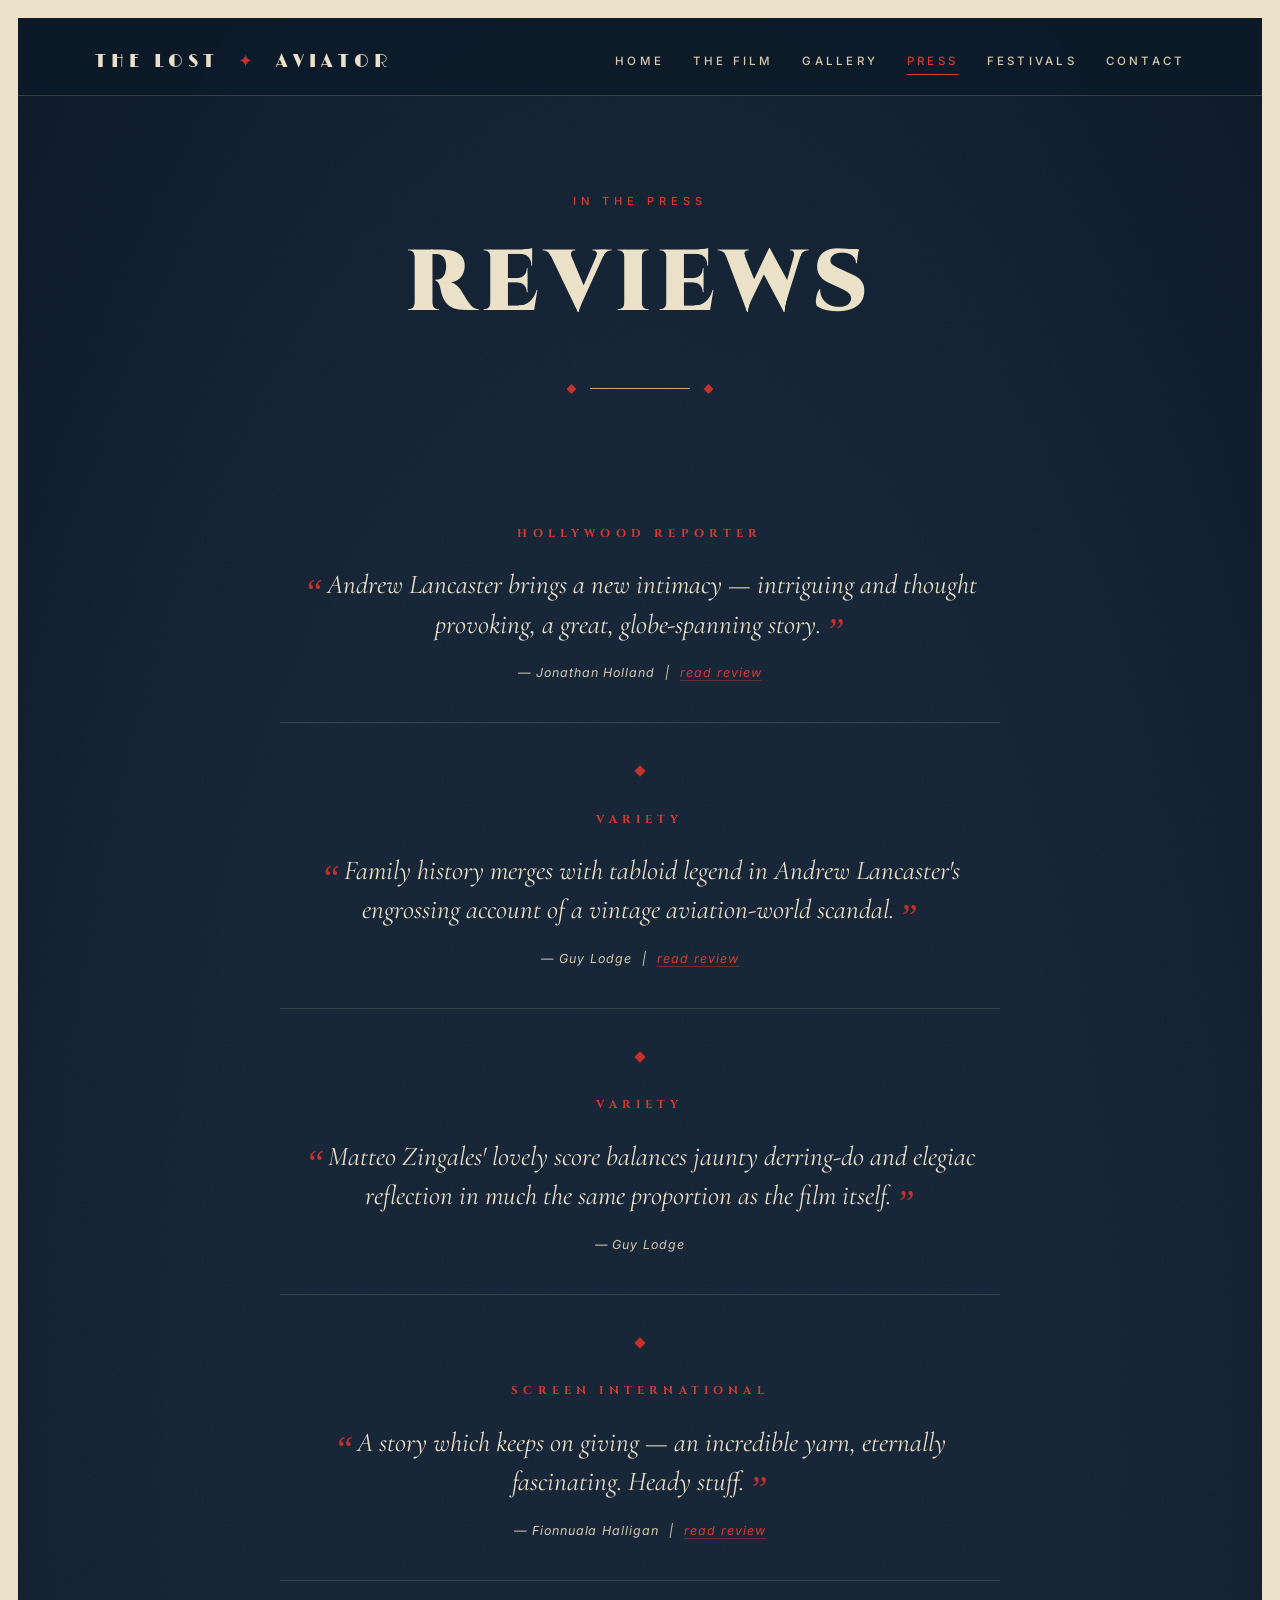
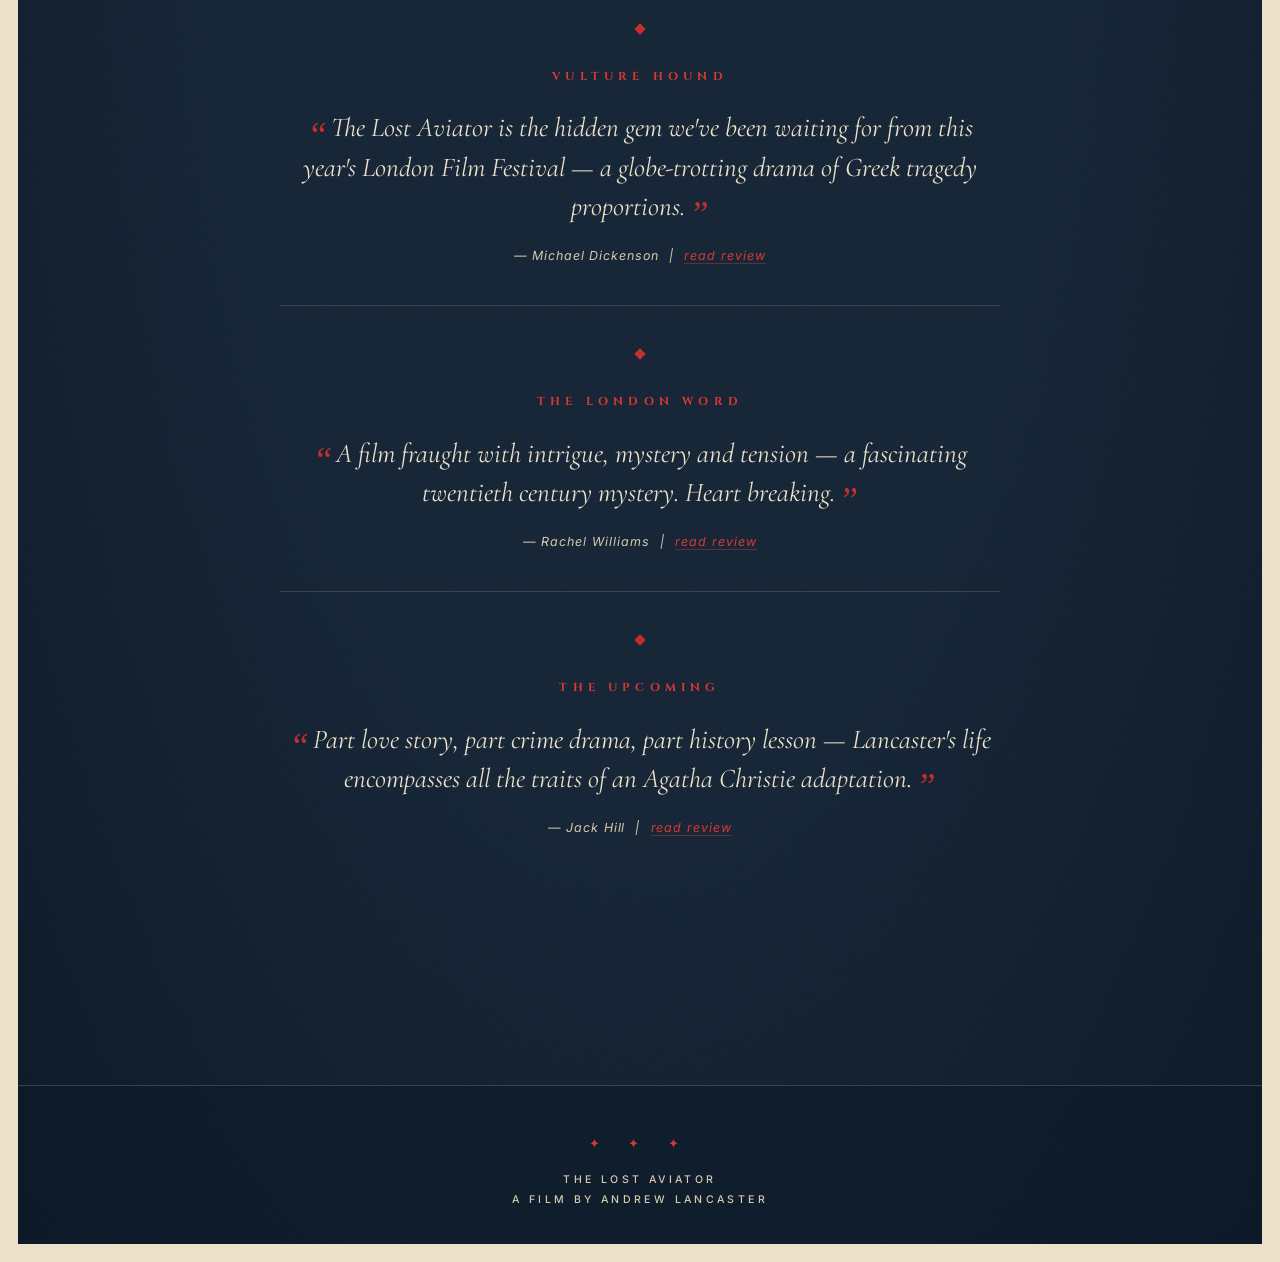
<file: press.html>
<!DOCTYPE html>
<html lang="en">
<head>
<meta charset="UTF-8">
<meta name="viewport" content="width=device-width, initial-scale=1">
<title>Press — The Lost Aviator</title>
<meta name="description" content="Reviews of The Lost Aviator from Hollywood Reporter, Variety, Screen International, and more.">
<link rel="stylesheet" href="assets/css/style.css">
</head>
<body>
<div class="page-frame">

<header class="site-header">
  <div class="inner">
    <a href="index.html" class="brand">The Lost <span class="ornament">✦</span> Aviator</a>
    <nav class="primary">
      <a href="index.html">Home</a>
      <a href="about.html">The Film</a>
      <a href="gallery.html">Gallery</a>
      <a href="press.html" class="active">Press</a>
      <a href="festivals.html">Festivals</a>
      <a href="contact.html">Contact</a>
    </nav>
  </div>
</header>

<main>

  <div class="page-title">
    <span class="eyebrow">In the Press</span>
    <h1>Reviews</h1>
    <span class="rule"></span>
  </div>

  <div class="narrow">

    <div class="quote">
      <div class="pub">Hollywood Reporter</div>
      <blockquote>Andrew Lancaster brings a new intimacy &mdash; intriguing and thought provoking, a great, globe‑spanning story.</blockquote>
      <div class="reviewer">— Jonathan Holland &nbsp;|&nbsp; <a href="http://www.hollywoodreporter.com/review/lost-aviator-miami-review-784867" target="_blank" rel="noopener">read review</a></div>
    </div>

    <div class="quote">
      <div class="pub">Variety</div>
      <blockquote>Family history merges with tabloid legend in Andrew Lancaster's engrossing account of a vintage aviation‑world scandal.</blockquote>
      <div class="reviewer">— Guy Lodge &nbsp;|&nbsp; <a href="http://goo.gl/w8s2aO" target="_blank" rel="noopener">read review</a></div>
    </div>

    <div class="quote">
      <div class="pub">Variety</div>
      <blockquote>Matteo Zingales' lovely score balances jaunty derring‑do and elegiac reflection in much the same proportion as the film itself.</blockquote>
      <div class="reviewer">— Guy Lodge</div>
    </div>

    <div class="quote">
      <div class="pub">Screen International</div>
      <blockquote>A story which keeps on giving &mdash; an incredible yarn, eternally fascinating. Heady stuff.</blockquote>
      <div class="reviewer">— Fionnuala Halligan &nbsp;|&nbsp; <a href="http://www.screendaily.com/reviews/the-latest/the-lost-aviator/5078559.article" target="_blank" rel="noopener">read review</a></div>
    </div>

    <div class="quote">
      <div class="pub">Vulture Hound</div>
      <blockquote>The Lost Aviator is the hidden gem we've been waiting for from this year's London Film Festival &mdash; a globe‑trotting drama of Greek tragedy proportions.</blockquote>
      <div class="reviewer">— Michael Dickenson &nbsp;|&nbsp; <a href="http://vulturehound.co.uk/2014/10/the-lost-aviator-review-the-lff/" target="_blank" rel="noopener">read review</a></div>
    </div>

    <div class="quote">
      <div class="pub">The London Word</div>
      <blockquote>A film fraught with intrigue, mystery and tension &mdash; a fascinating twentieth century mystery. Heart breaking.</blockquote>
      <div class="reviewer">— Rachel Williams &nbsp;|&nbsp; <a href="http://www.thelondonword.com/2014/10/screenshots-from-lff/" target="_blank" rel="noopener">read review</a></div>
    </div>

    <div class="quote">
      <div class="pub">The Upcoming</div>
      <blockquote>Part love story, part crime drama, part history lesson — Lancaster's life encompasses all the traits of an Agatha Christie adaptation.</blockquote>
      <div class="reviewer">— Jack Hill &nbsp;|&nbsp; <a href="http://www.theupcoming.co.uk/2014/10/17/london-film-festival-2014-the-lost-aviator-review/" target="_blank" rel="noopener">read review</a></div>
    </div>

  </div>

</main>

<footer class="site-footer">
  <div class="ornament-row">✦ ✦ ✦</div>
  <p>The Lost Aviator</p>
  <p>A film by Andrew Lancaster</p>
</footer>

</div>
</body>
</html>
</file>
<file: assets/css/style.css>
/* ============================================
   THE LOST AVIATOR
   Inspired by the film poster:
   navy ground, cream frame, scarlet accent,
   geometric Art Deco language.
   ============================================ */

@import url('https://fonts.googleapis.com/css2?family=Cinzel:wght@400;500;700;900&family=Limelight&family=Cormorant+Garamond:ital,wght@0,300;0,400;0,500;1,300;1,400&family=Inter:wght@300;400;500;600;700&display=swap');

/* ----- Tokens ----- */
:root {
  --navy:        #132335;   /* poster ground */
  --navy-deep:   #0c1a29;   /* shadow */
  --navy-soft:   #1c3147;   /* card */
  --cream:       #ebe0c8;   /* poster frame & type */
  --cream-soft:  #d6c9ad;
  --cream-dim:   #b8a988;
  --scarlet:     #c4302b;   /* poster red */
  --scarlet-hot: #d83a32;
  --gold-dune:   #d4a76a;   /* poster yellow */
  --teal-veil:   #2d4d5e;   /* poster geo shapes */
}

/* ----- Reset ----- */
*, *::before, *::after { box-sizing: border-box; }
html { scroll-behavior: smooth; background: var(--cream); }

body {
  margin: 0;
  padding: 18px;
  font-family: 'Cormorant Garamond', Georgia, serif;
  font-size: 19px;
  line-height: 1.65;
  color: var(--cream);
  background: var(--cream);
  min-height: 100vh;
}

/* The whole page sits inside a cream frame, like the poster border */
.page-frame {
  background: var(--navy);
  min-height: calc(100vh - 36px);
  position: relative;
  overflow: hidden;
}

/* Paper grain — same noise but darker for dark BG */
.page-frame::before {
  content: "";
  position: absolute;
  inset: 0;
  pointer-events: none;
  z-index: 0;
  opacity: 0.45;
  background-image: url("data:image/svg+xml;utf8,<svg xmlns='http://www.w3.org/2000/svg' width='240' height='240'><filter id='n'><feTurbulence type='fractalNoise' baseFrequency='0.85' numOctaves='2' seed='5'/><feColorMatrix values='0 0 0 0 1   0 0 0 0 0.95  0 0 0 0 0.75  0 0 0 0.08 0'/></filter><rect width='100%25' height='100%25' filter='url(%23n)'/></svg>");
}

/* Subtle vignette */
.page-frame::after {
  content: "";
  position: absolute;
  inset: 0;
  pointer-events: none;
  z-index: 0;
  background: radial-gradient(ellipse at center, transparent 50%, rgba(8, 16, 28, 0.55) 100%);
}

header, main, footer { position: relative; z-index: 2; }

/* ----- Type ----- */
h1, h2, h3, h4 {
  font-family: 'Cinzel', 'Playfair Display', serif;
  font-weight: 700;
  letter-spacing: 0.06em;
  color: var(--cream);
  margin: 0 0 0.6em;
  line-height: 1.2;
}
h1 { font-size: clamp(2.6rem, 7vw, 5.4rem); font-weight: 900; letter-spacing: 0.04em; }
h2 { font-size: clamp(1.7rem, 3.5vw, 2.6rem); letter-spacing: 0.08em; }
h3 { font-size: clamp(1.15rem, 2vw, 1.45rem); letter-spacing: 0.1em; }

p { margin: 0 0 1.1em; color: var(--cream); }

a {
  color: var(--scarlet-hot);
  text-decoration: none;
  border-bottom: 1px solid rgba(216, 58, 50, 0.4);
  transition: all 0.2s;
}
a:hover { color: var(--cream); border-bottom-color: var(--cream); }

::selection { background: var(--scarlet); color: var(--cream); }

/* ----- Header / Nav ----- */
.site-header {
  padding: 1.8rem 6vw 1.2rem;
  border-bottom: 1px solid rgba(235, 224, 200, 0.18);
  background: rgba(12, 26, 41, 0.85);
  backdrop-filter: blur(6px);
  position: sticky;
  top: 0;
  z-index: 100;
}
.site-header .inner {
  max-width: 1200px;
  margin: 0 auto;
  display: flex;
  align-items: center;
  justify-content: space-between;
  gap: 2rem;
  flex-wrap: wrap;
}
.brand {
  font-family: 'Limelight', 'Cinzel', serif;
  font-size: 1.1rem;
  letter-spacing: 0.28em;
  text-transform: uppercase;
  color: var(--cream);
  border: none;
  white-space: nowrap;
}
.brand:hover { color: var(--scarlet-hot); }
.brand .ornament {
  display: inline-block;
  margin: 0 0.55em;
  color: var(--scarlet);
}

nav.primary {
  display: flex;
  gap: 1.8rem;
  flex-wrap: wrap;
}
nav.primary a {
  font-family: 'Inter', sans-serif;
  font-size: 0.72rem;
  font-weight: 500;
  letter-spacing: 0.28em;
  text-transform: uppercase;
  color: var(--cream-soft);
  border: none;
  padding: 0.4em 0;
  position: relative;
}
nav.primary a::after {
  content: "";
  position: absolute;
  left: 50%;
  bottom: 0;
  width: 0;
  height: 1px;
  background: var(--scarlet-hot);
  transition: all 0.25s;
  transform: translateX(-50%);
}
nav.primary a:hover { color: var(--cream); }
nav.primary a:hover::after,
nav.primary a.active::after { width: 100%; }
nav.primary a.active { color: var(--scarlet-hot); }

/* ----- Layout ----- */
main {
  max-width: 1200px;
  margin: 0 auto;
  padding: 4rem 6vw 6rem;
}
.narrow { max-width: 760px; margin: 0 auto; }

/* ----- Geometric Deco backdrop (used on home + page titles) ----- */
.deco-layer {
  position: absolute;
  inset: 0;
  z-index: 0;
  pointer-events: none;
  overflow: hidden;
}
.deco-layer .shape {
  position: absolute;
  opacity: 0.6;
  mix-blend-mode: screen;
}
.deco-layer .shape.t1 {
  width: 480px; height: 480px;
  background: var(--teal-veil);
  top: -120px; left: 12%;
  transform: rotate(45deg);
  opacity: 0.18;
}
.deco-layer .shape.t2 {
  width: 380px; height: 380px;
  background: var(--scarlet);
  bottom: -100px; right: 8%;
  transform: rotate(15deg);
  opacity: 0.08;
}
.deco-layer .shape.t3 {
  width: 240px; height: 240px;
  background: var(--gold-dune);
  top: 28%; right: 18%;
  transform: rotate(35deg);
  opacity: 0.07;
}

/* ----- Page title block ----- */
.page-title {
  text-align: center;
  margin-bottom: 4rem;
  position: relative;
  padding: 2rem 0;
}
.page-title .eyebrow {
  font-family: 'Inter', sans-serif;
  font-size: 0.7rem;
  font-weight: 500;
  letter-spacing: 0.45em;
  text-transform: uppercase;
  color: var(--scarlet-hot);
  display: block;
  margin-bottom: 1.4rem;
}
.page-title h1 {
  font-family: 'Cinzel', serif;
  font-weight: 900;
  letter-spacing: 0.08em;
  text-transform: uppercase;
}
.page-title .rule {
  display: block;
  width: 100px;
  height: 1px;
  background: var(--cream-dim);
  margin: 1.6rem auto 0;
  position: relative;
}
.page-title .rule::before,
.page-title .rule::after {
  content: "";
  position: absolute;
  top: 50%;
  width: 7px; height: 7px;
  background: var(--scarlet);
  transform: translateY(-50%) rotate(45deg);
}
.page-title .rule::before { left: -22px; }
.page-title .rule::after  { right: -22px; }

/* ============================================
   HOME HERO — modeled directly on the poster
   ============================================ */
.hero {
  position: relative;
  padding: 3.5rem 0 2rem;
  text-align: center;
}

.hero-tagline {
  font-family: 'Inter', sans-serif;
  font-size: clamp(0.75rem, 1.5vw, 1rem);
  font-weight: 500;
  letter-spacing: 0.32em;
  text-transform: uppercase;
  color: var(--cream);
  margin: 0 0 3rem;
}
.hero-tagline .word { display: inline-block; }
.hero-tagline .word + .word { margin-left: 0.35em; }
.hero-tagline .murder { color: var(--scarlet-hot); }

.hero-art {
  position: relative;
  max-width: 540px;
  margin: 0 auto 3rem;
  aspect-ratio: 2 / 3;
  background: var(--navy-deep);
  border: 1px solid rgba(235, 224, 200, 0.15);
  box-shadow:
    0 40px 80px -30px rgba(0,0,0,0.7),
    0 0 0 8px rgba(235, 224, 200, 0.06);
  overflow: hidden;
}
.hero-art.poster-only {
  max-width: 620px;
  aspect-ratio: auto;
  background: transparent;
  border: none;
  box-shadow:
    0 60px 100px -30px rgba(0,0,0,0.8),
    0 25px 50px -20px rgba(0,0,0,0.5);
}
.hero-art.poster-only img {
  height: auto;
  object-fit: contain;
}
.hero-art img {
  display: block;
  width: 100%;
  height: 100%;
  object-fit: cover;
}
.hero-art .deco-stand-in {
  position: absolute;
  inset: 0;
  display: flex;
  flex-direction: column;
  align-items: center;
  justify-content: center;
  padding: 3rem 2rem;
  text-align: center;
}
.hero-art .deco-stand-in .geo {
  position: absolute;
  inset: 0;
  overflow: hidden;
  z-index: 0;
}
.hero-art .deco-stand-in .geo span {
  position: absolute;
  opacity: 0.55;
  mix-blend-mode: screen;
}
.hero-art .deco-stand-in .geo .a { width: 60%; height: 60%; background: var(--teal-veil); top: 8%; left: 15%; transform: rotate(45deg); opacity: 0.6; }
.hero-art .deco-stand-in .geo .b { width: 45%; height: 45%; background: var(--scarlet); bottom: 15%; right: 8%; transform: rotate(20deg); opacity: 0.35; }
.hero-art .deco-stand-in .geo .c { width: 38%; height: 38%; background: var(--gold-dune); bottom: 22%; left: 18%; transform: rotate(40deg); opacity: 0.35; }
.hero-art .deco-stand-in .content {
  position: relative; z-index: 1;
}
.hero-art .deco-stand-in .content .meta {
  font-family: 'Inter', sans-serif;
  font-size: 0.7rem;
  font-weight: 500;
  letter-spacing: 0.4em;
  text-transform: uppercase;
  color: var(--cream-dim);
  margin-bottom: 1rem;
}

.hero-titleblock { margin: 1rem 0 2.5rem; }
.hero-titleblock h1 {
  font-family: 'Cinzel', serif;
  font-size: clamp(2.8rem, 7vw, 5.2rem);
  font-weight: 900;
  letter-spacing: 0.06em;
  margin: 0 0 0.4em;
  text-transform: uppercase;
  color: var(--cream);
  text-shadow: 0 2px 0 rgba(0,0,0,0.4);
}
.hero-titleblock h1 .the {
  display: block;
  font-size: 0.42em;
  font-weight: 400;
  letter-spacing: 0.5em;
  margin-bottom: 0.6em;
  color: var(--cream-soft);
}
.hero-titleblock .subtitle {
  font-family: 'Cinzel', serif;
  font-size: clamp(0.85rem, 1.6vw, 1.2rem);
  font-weight: 500;
  letter-spacing: 0.32em;
  text-transform: uppercase;
  color: var(--scarlet-hot);
  margin: 0;
}

/* ----- Festival laurels strip ----- */
.laurels {
  display: flex;
  justify-content: center;
  align-items: flex-start;
  gap: 2.5rem;
  flex-wrap: wrap;
  margin-top: 2rem;
  padding: 2rem 0;
  border-top: 1px solid rgba(235, 224, 200, 0.15);
  border-bottom: 1px solid rgba(235, 224, 200, 0.15);
}
.laurel {
  display: flex;
  align-items: center;
  gap: 0.6rem;
  color: var(--cream);
  text-align: center;
}
.laurel .l-leaf {
  font-size: 2.4rem;
  color: var(--cream-soft);
  line-height: 1;
  font-family: serif;
}
.laurel .l-leaf.left  { transform: scaleX(-1); }
.laurel .l-text { padding: 0 0.2rem; }
.laurel .l-text .official {
  font-family: 'Inter', sans-serif;
  font-size: 0.55rem;
  font-weight: 500;
  letter-spacing: 0.3em;
  text-transform: uppercase;
  color: var(--cream-soft);
  font-style: italic;
}
.laurel .l-text .fest {
  font-family: 'Cinzel', serif;
  font-size: 0.78rem;
  font-weight: 700;
  letter-spacing: 0.12em;
  text-transform: uppercase;
  color: var(--cream);
  line-height: 1.15;
}
.laurel .l-text .yr {
  font-family: 'Inter', sans-serif;
  font-size: 0.6rem;
  letter-spacing: 0.25em;
  color: var(--cream-soft);
  margin-top: 0.15em;
}

/* ----- Buttons / CTA ----- */
.cta {
  display: inline-block;
  font-family: 'Inter', sans-serif;
  font-size: 0.72rem;
  font-weight: 500;
  letter-spacing: 0.3em;
  text-transform: uppercase;
  padding: 1em 2.3em;
  border: 1px solid var(--cream);
  color: var(--cream);
  background: transparent;
  transition: all 0.25s;
}
.cta:hover {
  background: var(--cream);
  color: var(--navy);
  border-color: var(--cream);
}
.cta.primary {
  background: var(--scarlet);
  border-color: var(--scarlet);
  color: var(--cream);
}
.cta.primary:hover {
  background: var(--scarlet-hot);
  border-color: var(--scarlet-hot);
  color: var(--cream);
}
.cta-group { display: flex; gap: 1rem; justify-content: center; flex-wrap: wrap; margin-top: 1rem; }

/* ----- Trailer / video ----- */
.video-frame {
  position: relative;
  aspect-ratio: 16 / 9;
  width: 100%;
  background: var(--navy-deep);
  border: 1px solid rgba(235, 224, 200, 0.2);
  box-shadow: 0 30px 60px -20px rgba(0, 0, 0, 0.6);
  overflow: hidden;
  display: block;
  color: inherit;
  cursor: pointer;
  transition: border-color 0.25s, transform 0.25s, box-shadow 0.25s;
}
a.video-frame { border-bottom: 1px solid rgba(235, 224, 200, 0.2); }
a.video-frame:hover {
  border-color: var(--scarlet-hot);
  color: inherit;
  transform: translateY(-2px);
  box-shadow: 0 40px 80px -25px rgba(0, 0, 0, 0.7);
}
.video-frame iframe, .video-frame video {
  position: absolute; inset: 0; width: 100%; height: 100%; border: 0;
}
.video-frame .placeholder {
  position: absolute;
  inset: 0;
  display: flex;
  flex-direction: column;
  align-items: center;
  justify-content: center;
  color: var(--cream);
  text-align: center;
  padding: 2rem;
  background:
    linear-gradient(135deg, rgba(19, 35, 53, 0.55), rgba(19, 35, 53, 0.85)),
    url('../images/Bill_Lancaster_with_Red_Rose_Chubbie_Miller_in_cock_pit_Croydon_1927.jpg');
  background-size: cover;
  background-position: center;
  filter: saturate(0.6);
}
.video-frame .placeholder .play-icon {
  width: 84px; height: 84px;
  border: 2px solid var(--cream);
  border-radius: 50%;
  display: flex;
  align-items: center;
  justify-content: center;
  margin-bottom: 1.2rem;
  transition: all 0.25s;
}
.video-frame:hover .placeholder .play-icon { transform: scale(1.08); background: rgba(235, 224, 200, 0.15); }
.video-frame .placeholder .play-icon::before {
  content: "";
  width: 0; height: 0;
  border-left: 22px solid var(--cream);
  border-top: 15px solid transparent;
  border-bottom: 15px solid transparent;
  margin-left: 6px;
}
.video-frame .placeholder .label {
  font-family: 'Inter', sans-serif;
  font-size: 0.7rem;
  font-weight: 500;
  letter-spacing: 0.4em;
  text-transform: uppercase;
}

/* ----- Sections ----- */
section { margin: 5rem 0; position: relative; }
section .section-title {
  text-align: center;
  margin-bottom: 3rem;
}
section .section-title .eyebrow {
  font-family: 'Inter', sans-serif;
  font-size: 0.65rem;
  font-weight: 500;
  letter-spacing: 0.45em;
  text-transform: uppercase;
  color: var(--scarlet-hot);
  display: block;
  margin-bottom: 0.9rem;
}
section .section-title h2 {
  font-family: 'Cinzel', serif;
  font-weight: 700;
  text-transform: uppercase;
}

/* ----- Synopsis box ----- */
.synopsis {
  background: rgba(28, 49, 71, 0.55);
  border: 1px solid rgba(235, 224, 200, 0.18);
  padding: 3rem 3rem;
  max-width: 760px;
  margin: 0 auto;
  position: relative;
  color: var(--cream);
}
.synopsis::before, .synopsis::after {
  content: "";
  position: absolute;
  width: 30px;
  height: 30px;
  border: 1px solid var(--cream-soft);
}
.synopsis::before { top: 10px; left: 10px; border-right: none; border-bottom: none; }
.synopsis::after  { bottom: 10px; right: 10px; border-left: none; border-top: none; }
.synopsis p { color: var(--cream); }
.synopsis p:first-letter {
  font-family: 'Cinzel', serif;
  font-size: 3.4em;
  font-weight: 700;
  float: left;
  line-height: 0.9;
  margin: 0.05em 0.12em 0 0;
  color: var(--scarlet-hot);
}

/* ----- Credits table ----- */
.credits {
  max-width: 700px;
  margin: 0 auto;
}
.credit-row {
  display: grid;
  grid-template-columns: 1fr 1fr;
  gap: 1rem 2rem;
  padding: 1rem 0;
  border-bottom: 1px dotted rgba(235, 224, 200, 0.2);
  align-items: baseline;
}
.credit-row .role {
  font-family: 'Inter', sans-serif;
  font-size: 0.7rem;
  font-weight: 500;
  letter-spacing: 0.28em;
  text-transform: uppercase;
  color: var(--scarlet-hot);
}
.credit-row .name {
  font-family: 'Cormorant Garamond', serif;
  font-size: 1.2rem;
  color: var(--cream);
  letter-spacing: 0.03em;
}

/* ----- Gallery ----- */
.gallery {
  display: grid;
  grid-template-columns: repeat(auto-fill, minmax(280px, 1fr));
  gap: 1.4rem;
  align-items: start;
}
.gallery figure {
  margin: 0;
  background: rgba(12, 26, 41, 0.6);
  padding: 0.7rem 0.7rem 0.9rem;
  border: 1px solid rgba(235, 224, 200, 0.12);
  transition: transform 0.3s, box-shadow 0.3s, border-color 0.3s;
  cursor: pointer;
}
.gallery figure:hover {
  transform: translateY(-4px);
  box-shadow: 0 20px 40px -20px rgba(0, 0, 0, 0.6);
  border-color: var(--scarlet-hot);
}
.gallery figure img {
  width: 100%;
  height: auto;
  aspect-ratio: 4 / 3;
  object-fit: cover;
  object-position: 50% 25%;
  display: block;
  filter: grayscale(1) contrast(1.15) brightness(0.78);
  transition: filter 0.3s, transform 0.3s;
}
.gallery figure:hover img {
  filter: grayscale(1) contrast(1.18) brightness(0.9);
}

/* Stills gallery: .thumb wraps each image and clips at its own bounds, so
   the zoom never overflows into the caption below. */
.gallery:not(.colour):not(.color) figure .thumb {
  display: block;
  width: 100%;
  aspect-ratio: 4 / 3;
  overflow: hidden;
}
.gallery:not(.colour):not(.color) figure .thumb img {
  width: 100%;
  height: 100%;
  aspect-ratio: auto;
  transform: scale(1.15);
}
.gallery:not(.colour):not(.color) figure:hover .thumb img {
  transform: scale(1.18);
}
.gallery:not(.colour):not(.color) figure figcaption {
  margin-top: 1.2rem;
  padding-top: 0.2rem;
}

/* Colour gallery variant for festival event photos */
.gallery.colour figure img,
.gallery.color figure img {
  filter: saturate(0.9) contrast(1.05) brightness(0.95);
}
.gallery.colour figure:hover img,
.gallery.color figure:hover img {
  filter: saturate(1) contrast(1.08) brightness(1);
}
.gallery figure figcaption {
  font-family: 'Cormorant Garamond', serif;
  font-size: 0.92rem;
  font-style: italic;
  color: var(--cream-soft);
  margin-top: 0.65rem;
  letter-spacing: 0.03em;
  text-align: center;
}

/* Lightbox */
.lightbox {
  position: fixed;
  inset: 0;
  background: rgba(8, 16, 28, 0.96);
  display: none;
  align-items: center;
  justify-content: center;
  z-index: 1000;
  padding: 4vw;
  cursor: zoom-out;
}
.lightbox.open { display: flex; }
.lightbox img {
  max-width: 95%;
  max-height: 88vh;
  box-shadow: 0 30px 80px rgba(0,0,0,0.9);
  border: 1px solid rgba(235, 224, 200, 0.2);
  filter: grayscale(1) contrast(1.15) brightness(0.88);
}
.lightbox.colour-mode img {
  filter: saturate(1) contrast(1.05);
}
.lightbox .lb-caption {
  position: absolute;
  bottom: 2rem;
  left: 50%;
  transform: translateX(-50%);
  color: var(--cream);
  font-family: 'Cormorant Garamond', serif;
  font-style: italic;
  font-size: 1rem;
  text-align: center;
  max-width: 80%;
}
.lightbox .lb-close {
  position: absolute;
  top: 2rem;
  right: 2rem;
  color: var(--cream);
  font-family: 'Cinzel', serif;
  font-size: 1.6rem;
  background: none;
  border: 1px solid var(--cream);
  width: 48px;
  height: 48px;
  border-radius: 50%;
  cursor: pointer;
  display: flex;
  align-items: center;
  justify-content: center;
  line-height: 1;
}
.lightbox .lb-close:hover { background: rgba(235, 224, 200, 0.18); }

/* ----- Press quotes ----- */
.quote {
  max-width: 720px;
  margin: 0 auto 3rem;
  padding: 2.4rem 0;
  text-align: center;
  border-bottom: 1px solid rgba(235, 224, 200, 0.15);
  position: relative;
}
.quote:last-child { border-bottom: none; }
.quote::before {
  content: "";
  position: absolute;
  top: 0; left: 50%;
  transform: translate(-50%, -50%) rotate(45deg);
  width: 8px; height: 8px;
  background: var(--scarlet);
}
.quote:first-child::before { display: none; }
.quote .pub {
  font-family: 'Cinzel', serif;
  font-weight: 700;
  font-size: 0.72rem;
  letter-spacing: 0.45em;
  text-transform: uppercase;
  color: var(--scarlet-hot);
  margin-bottom: 1.4rem;
}
.quote blockquote {
  margin: 0 0 1.2rem;
  font-family: 'Cormorant Garamond', serif;
  font-style: italic;
  font-size: clamp(1.3rem, 2.5vw, 1.7rem);
  line-height: 1.45;
  color: var(--cream);
  font-weight: 400;
  position: relative;
}
.quote blockquote::before, .quote blockquote::after {
  font-family: serif;
  color: var(--scarlet);
  font-size: 2.2rem;
  line-height: 0;
  position: relative;
}
.quote blockquote::before { content: "“"; margin-right: 0.1em; top: 0.3em; }
.quote blockquote::after  { content: "”"; margin-left: 0.1em; top: 0.3em; }
.quote .reviewer {
  font-family: 'Inter', sans-serif;
  font-size: 0.78rem;
  color: var(--cream-soft);
  letter-spacing: 0.08em;
  font-style: italic;
}
.quote .reviewer a { color: var(--scarlet-hot); border-bottom-color: rgba(216, 58, 50, 0.4); }

/* ----- Festivals page — laurel-wreath nav row ----- */
.festival-laurels {
  display: grid;
  grid-template-columns: repeat(4, 1fr);
  gap: 1rem;
  align-items: center;
  justify-items: center;
  margin: 0 auto 5rem;
  padding: 1.5rem 0;
  border-top: 1px solid rgba(235, 224, 200, 0.15);
  border-bottom: 1px solid rgba(235, 224, 200, 0.15);
}

.laurel-link {
  position: relative;
  display: flex;
  flex-direction: column;
  align-items: center;
  justify-content: center;
  width: 250px;
  height: 90px;
  text-decoration: none;
  border: none;
  color: var(--cream);
  transition: transform 0.25s, color 0.25s;
}
.laurel-link .wreath {
  position: absolute;
  inset: 0;
  width: 100%;
  height: 100%;
  color: var(--cream-soft);
  transition: color 0.25s;
  pointer-events: none;
}
.laurel-link .l-text {
  position: relative;
  z-index: 2;
  text-align: center;
  padding: 0 50px;
  display: flex;
  flex-direction: column;
  align-items: center;
  gap: 0.25em;
}
.laurel-link .l-text .official {
  font-family: 'Inter', sans-serif;
  font-size: 0.5rem;
  font-weight: 500;
  letter-spacing: 0.3em;
  text-transform: uppercase;
  color: var(--cream-soft);
  font-style: italic;
}
.laurel-link .l-text .fest {
  font-family: 'Cinzel', serif;
  font-size: 0.74rem;
  font-weight: 700;
  letter-spacing: 0.1em;
  text-transform: uppercase;
  color: var(--cream);
  line-height: 1.2;
}
.laurel-link .l-text .yr {
  font-family: 'Inter', sans-serif;
  font-size: 0.6rem;
  letter-spacing: 0.25em;
  color: var(--cream-soft);
}

.laurel-link:hover {
  transform: scale(1.06);
  color: var(--scarlet-hot);
  border: none;
}
.laurel-link:hover .wreath { color: var(--scarlet-hot); }
.laurel-link:hover .l-text .fest,
.laurel-link:hover .l-text .official,
.laurel-link:hover .l-text .yr {
  color: var(--scarlet-hot);
}

@media (max-width: 720px) {
  .festival-laurels {
    grid-template-columns: repeat(2, 1fr);
    gap: 0.8rem;
  }
  .laurel-link { width: 180px; height: 65px; }
}

/* ----- Festivals page grid (legacy) ----- */
.festival-grid {
  display: grid;
  grid-template-columns: repeat(auto-fit, minmax(260px, 1fr));
  gap: 2rem;
  margin-top: 2rem;
}
.festival {
  text-align: center;
  padding: 2.6rem 1.5rem;
  border: 1px solid rgba(235, 224, 200, 0.2);
  background: rgba(28, 49, 71, 0.45);
  position: relative;
}
.festival::before, .festival::after {
  content: "";
  position: absolute;
  width: 14px; height: 14px;
  border: 1px solid var(--cream-soft);
}
.festival::before { top: 8px; left: 8px; border-right: none; border-bottom: none; }
.festival::after  { bottom: 8px; right: 8px; border-left: none; border-top: none; }
.festival .laurel-icon {
  font-size: 1.8rem;
  color: var(--scarlet-hot);
  margin-bottom: 0.8rem;
  font-family: serif;
}
.festival h3 {
  font-family: 'Cinzel', serif;
  text-transform: uppercase;
  font-weight: 700;
  margin-bottom: 0.6rem;
  color: var(--cream);
}
.festival .year {
  font-family: 'Inter', sans-serif;
  font-size: 0.7rem;
  font-weight: 500;
  letter-spacing: 0.3em;
  text-transform: uppercase;
  color: var(--scarlet-hot);
  margin-bottom: 1rem;
}
.festival .city {
  font-family: 'Cormorant Garamond', serif;
  font-size: 1rem;
  font-style: italic;
  color: var(--cream-soft);
}

/* ----- Contact ----- */
.contact-block {
  text-align: center;
  padding: 3rem 0;
}
.contact-block .email {
  font-family: 'Cinzel', serif;
  font-size: clamp(1.2rem, 2.8vw, 1.8rem);
  font-weight: 500;
  letter-spacing: 0.06em;
  display: block;
  margin: 1rem 0 2.5rem;
  color: var(--cream);
  border-bottom: 1px solid rgba(235, 224, 200, 0.4);
  padding-bottom: 0.4em;
  display: inline-block;
}
.socials {
  display: flex;
  gap: 1.2rem;
  justify-content: center;
  flex-wrap: wrap;
  margin-top: 2.5rem;
}
.socials a {
  font-family: 'Inter', sans-serif;
  font-size: 0.7rem;
  font-weight: 500;
  letter-spacing: 0.32em;
  text-transform: uppercase;
  border: 1px solid var(--cream-soft);
  padding: 0.85em 1.6em;
  color: var(--cream);
  transition: all 0.2s;
}
.socials a:hover {
  background: var(--scarlet);
  color: var(--cream);
  border-color: var(--scarlet);
}

/* ----- Featured key art (about page) ----- */
.vintage-img {
  display: block;
  width: 100%;
  height: auto;
  border: 1px solid rgba(235, 224, 200, 0.2);
  box-shadow: 0 18px 40px -20px rgba(0, 0, 0, 0.6);
  filter: saturate(0.9) contrast(1.02);
}

/* ----- Footer ----- */
.site-footer {
  border-top: 1px solid rgba(235, 224, 200, 0.18);
  padding: 3rem 6vw 2rem;
  text-align: center;
  margin-top: 4rem;
  background: rgba(12, 26, 41, 0.55);
}
.site-footer .ornament-row {
  font-size: 0.8rem;
  color: var(--scarlet-hot);
  letter-spacing: 1em;
  margin-bottom: 1rem;
}
.site-footer p {
  font-family: 'Inter', sans-serif;
  font-size: 0.66rem;
  font-weight: 500;
  letter-spacing: 0.32em;
  text-transform: uppercase;
  color: var(--cream-soft);
  margin: 0.3em 0;
}

/* ----- Utilities ----- */
.center { text-align: center; }
.italic { font-style: italic; }

/* ----- Responsive ----- */
@media (max-width: 720px) {
  body { padding: 10px; font-size: 17px; }
  .site-header { padding: 1.2rem 5vw 0.8rem; }
  .site-header .inner { gap: 0.8rem; }
  .brand { font-size: 0.9rem; letter-spacing: 0.22em; }
  nav.primary { gap: 1rem; justify-content: center; width: 100%; }
  nav.primary a { font-size: 0.62rem; letter-spacing: 0.2em; }
  main { padding: 2.5rem 5vw 4rem; }
  .hero { padding: 2rem 0 1rem; }
  .hero-art { max-width: 100%; }
  .synopsis { padding: 2rem 1.5rem; }
  .credit-row { grid-template-columns: 1fr; gap: 0.2rem; padding: 0.7rem 0; }
  .credit-row .role { font-size: 0.65rem; }
  .credit-row .name { font-size: 1.05rem; }
  .gallery { grid-template-columns: repeat(auto-fill, minmax(150px, 1fr)); gap: 0.7rem; }
  .laurels { gap: 1.2rem; padding: 1.5rem 0; }
  .laurel .l-leaf { font-size: 1.8rem; }
  .laurel .l-text .fest { font-size: 0.66rem; }
}
</file>
